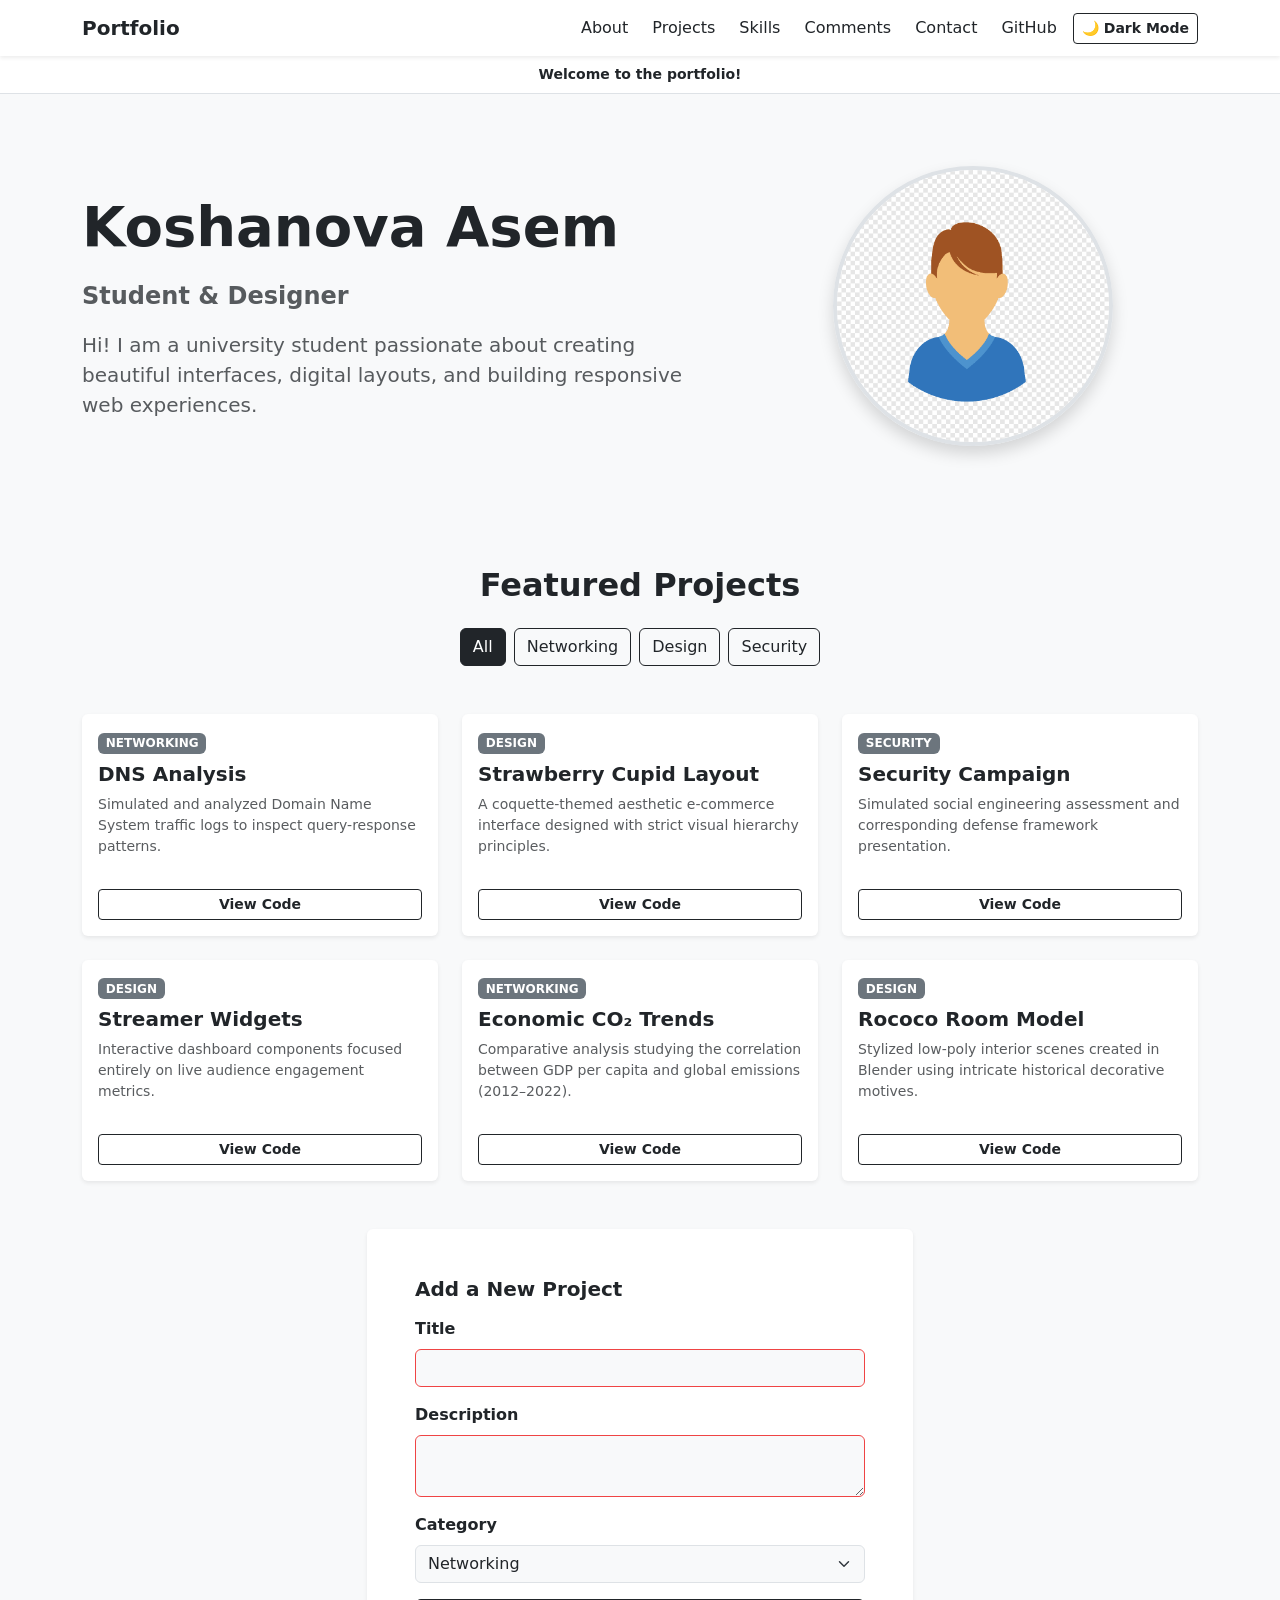
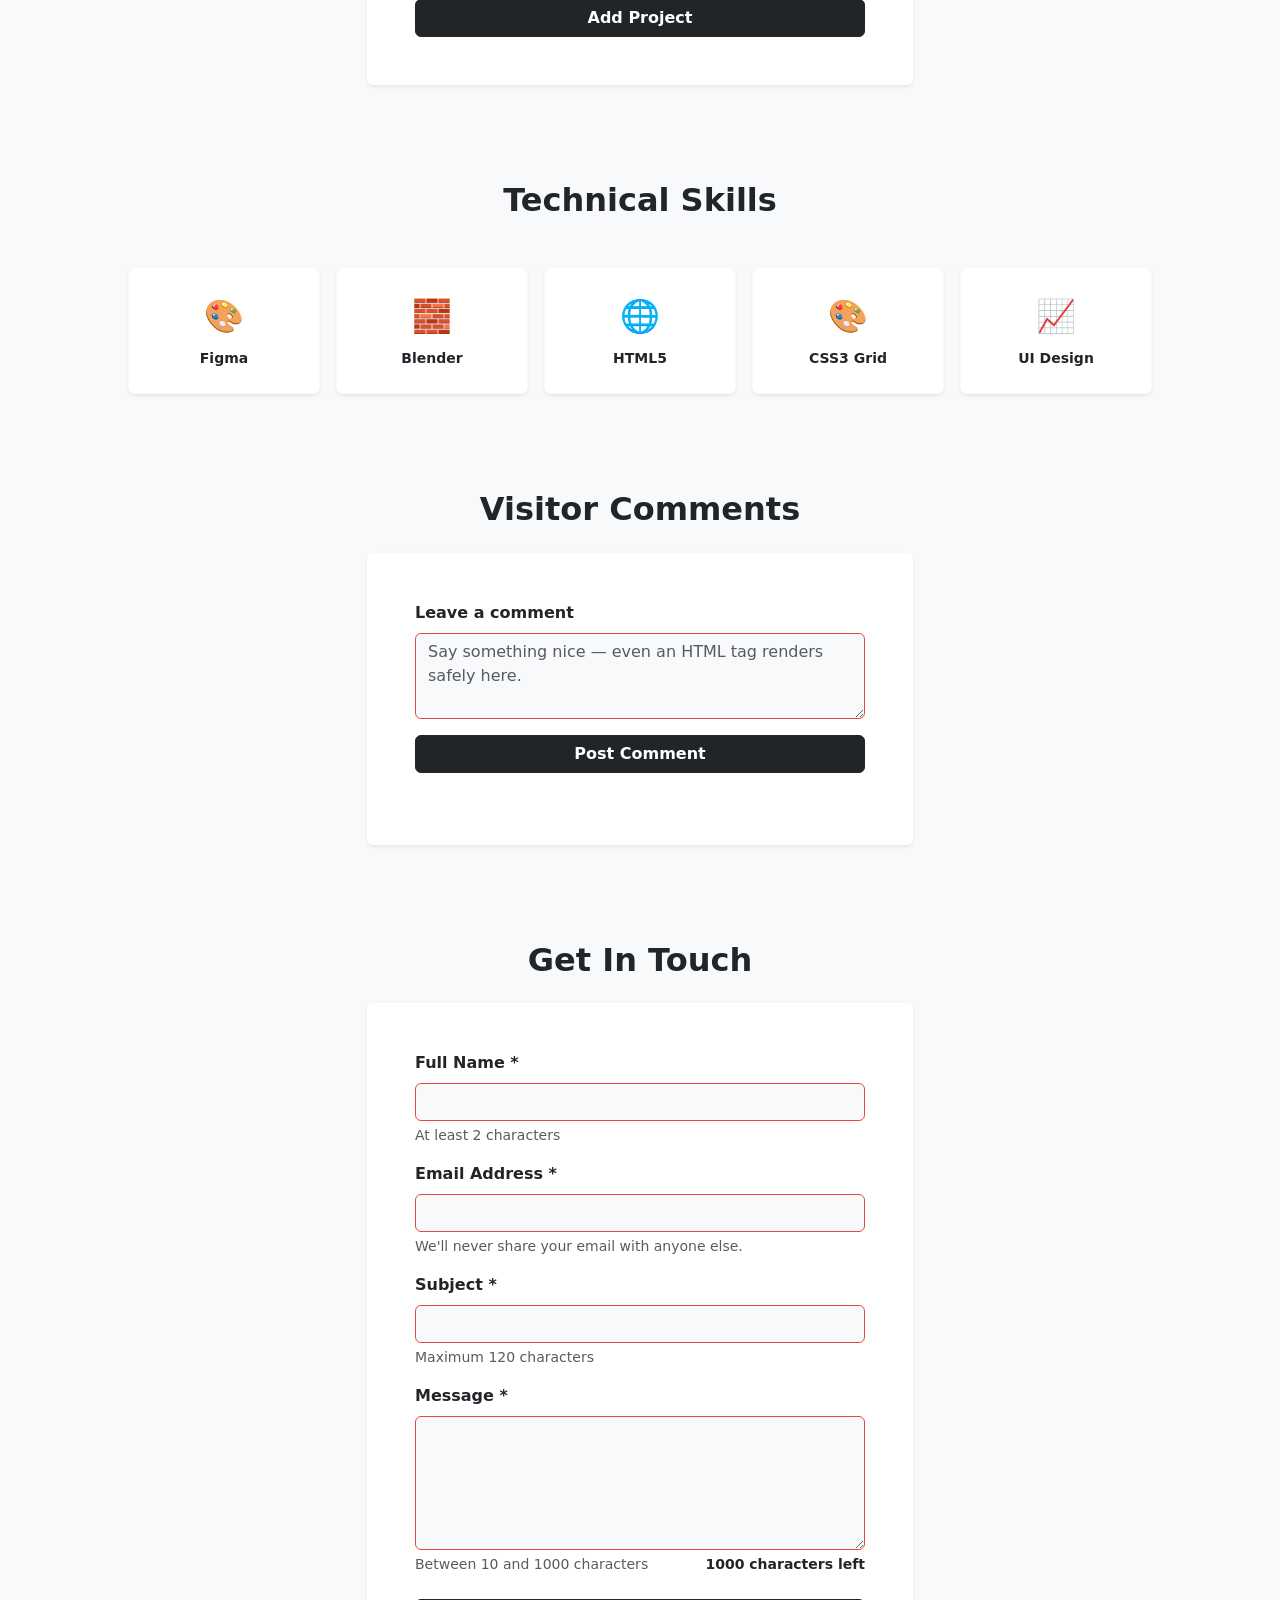
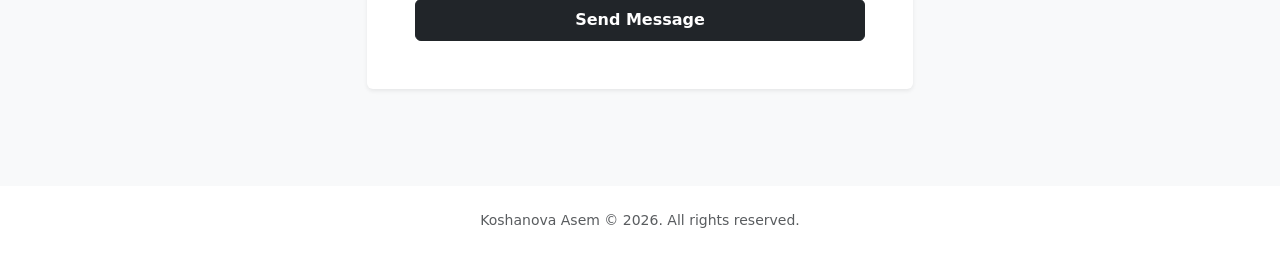
<file: Hw10/day2.html>
<!DOCTYPE html>
<html lang="en">
<head>
    <meta charset="UTF-8">
    <meta name="viewport" content="width=device-width, initial-scale=1.0">
    <title>Portfolio — Koshanova Asem</title>
    <link href="https://cdn.jsdelivr.net/npm/bootstrap@5.3.3/dist/css/bootstrap.min.css" rel="stylesheet">
    <link rel="stylesheet" href="style.css">
</head>
<body class="bg-light text-secondary">

    <header class="navbar navbar-expand-md navbar-light bg-white sticky-top shadow-sm">
        <div class="container">
            <a class="navbar-brand fw-bold text-dark" href="#">Portfolio</a>
            
            <div class="d-flex align-items-center order-md-last ms-2">
                <button id="theme-toggle" class="btn btn-outline-dark btn-sm fw-bold">🌙 Dark Mode</button>
            </div>

            <button class="navbar-toggler" type="button" data-bs-toggle="collapse" data-bs-target="#navbarNav">
                <span class="navbar-toggler-icon"></span>
            </button>
            
            <div class="collapse navbar-collapse" id="navbarNav">
                <ul class="navbar-nav ms-auto gap-2">
                    <li class="nav-item"><a class="nav-link fw-medium text-dark" href="#hero">About</a></li>
                    <li class="nav-item"><a class="nav-link fw-medium text-dark" href="#projects">Projects</a></li>
                    <li class="nav-item"><a class="nav-link fw-medium text-dark" href="#skills">Skills</a></li>
                    <li class="nav-item"><a class="nav-link fw-medium text-dark" href="#comments">Comments</a></li>
                    <li class="nav-item"><a class="nav-link fw-medium text-dark" href="#contact">Contact</a></li>
                    <li class="nav-item"><a class="nav-link fw-medium text-dark" href="https://github.com/asema-1216" target="_blank" rel="noopener">GitHub</a></li>
                </ul>
            </div>
        </div>
    </header>

    <div id="greeting" class="text-center py-2 small fw-semibold text-dark bg-white border-bottom"></div>

    <main class="container">
        
        <section id="hero" class="py-5 my-md-4">
            <div class="row align-items-center flex-column-reverse flex-md-row text-center text-md-start g-4">
                <div class="col-12 col-md-7">
                    <h1 class="display-4 fw-bold text-dark lh-sm mb-3">Koshanova Asem</h1>
                    <p class="fs-4 fw-semibold text-muted mb-3">Student & Designer</p>
                    <p class="lead text-muted mb-0">Hi! I am a university student passionate about creating beautiful interfaces, digital layouts, and building responsive web experiences.</p>
                </div>
                <div class="col-12 col-md-5 text-center">
                    <img src="avatar.png" alt="My Profile photo" class="img-fluid rounded-circle border border-4 shadow" style="width: 280px; height: 280px; object-fit: cover;">
                </div>
            </div>
        </section>

        <section id="projects" class="py-5">
            <h2 class="text-center fw-bold text-dark mb-4">Featured Projects</h2>
            
            <div class="d-flex justify-content-center gap-2 mb-5">
                <button class="btn btn-dark filter-btn" data-filter="all">All</button>
                <button class="btn btn-outline-dark filter-btn" data-filter="networking">Networking</button>
                <button class="btn btn-outline-dark filter-btn" data-filter="design">Design</button>
                <button class="btn btn-outline-dark filter-btn" data-filter="security">Security</button>
            </div>

            <div id="error-message" class="alert alert-danger text-center my-3 fw-bold" role="alert" hidden></div>
 
            <div class="row row-cols-1 row-cols-sm-2 row-cols-lg-3 g-4" id="projects-grid"></div>

            <div class="row justify-content-center mt-5">
                <div class="col-12 col-md-8 col-lg-6" style="max-width: 40rem;">
                    <div class="bg-white p-4 p-md-5 rounded shadow-sm">
                        <h5 class="fw-bold text-dark mb-3">Add a New Project</h5>
                        <form id="add-project-form" novalidate>
                            <div class="mb-3">
                                <label for="project-title" class="form-label fw-semibold text-dark">Title</label>
                                <input id="project-title" type="text" class="form-control bg-light" required minlength="2">
                            </div>
                            <div class="mb-3">
                                <label for="project-desc" class="form-label fw-semibold text-dark">Description</label>
                                <textarea id="project-desc" class="form-control bg-light" rows="2" required minlength="5"></textarea>
                            </div>
                            <div class="mb-3">
                                <label for="project-category" class="form-label fw-semibold text-dark">Category</label>
                                <select id="project-category" class="form-select bg-light">
                                    <option value="networking">Networking</option>
                                    <option value="design">Design</option>
                                    <option value="security">Security</option>
                                </select>
                            </div>
                            <button type="submit" class="btn btn-dark w-100 fw-bold">Add Project</button>
                        </form>
                    </div>
                </div>
            </div>
        </section>

        <section id="skills" class="py-5">
            <h2 class="text-center fw-bold text-dark mb-5">Technical Skills</h2>
            <div class="d-flex flex-wrap justify-content-center gap-3">
                <div class="d-flex flex-column align-items-center bg-white p-4 rounded shadow-sm border border-light text-center" style="min-width: 8rem; flex: 1 1 auto; max-width: 12rem;">
                    <div class="fs-2 mb-2">🎨</div>
                    <span class="fw-semibold text-dark small">Figma</span>
                </div>
                <div class="d-flex flex-column align-items-center bg-white p-4 rounded shadow-sm border border-light text-center" style="min-width: 8rem; flex: 1 1 auto; max-width: 12rem;">
                    <div class="fs-2 mb-2">🧱</div>
                    <span class="fw-semibold text-dark small">Blender</span>
                </div>
                <div class="d-flex flex-column align-items-center bg-white p-4 rounded shadow-sm border border-light text-center" style="min-width: 8rem; flex: 1 1 auto; max-width: 12rem;">
                    <div class="fs-2 mb-2">🌐</div>
                    <span class="fw-semibold text-dark small">HTML5</span>
                </div>
                <div class="d-flex flex-column align-items-center bg-white p-4 rounded shadow-sm border border-light text-center" style="min-width: 8rem; flex: 1 1 auto; max-width: 12rem;">
                    <div class="fs-2 mb-2">🎨</div>
                    <span class="fw-semibold text-dark small">CSS3 Grid</span>
                </div>
                <div class="d-flex flex-column align-items-center bg-white p-4 rounded shadow-sm border border-light text-center" style="min-width: 8rem; flex: 1 1 auto; max-width: 12rem;">
                    <div class="fs-2 mb-2">📈</div>
                    <span class="fw-semibold text-dark small">UI Design</span>
                </div>
            </div>
        </section>

        <section id="comments" class="py-5">
            <div class="row justify-content-center">
                <div class="col-12 col-md-8 col-lg-6" style="max-width: 40rem;">
                    <h2 class="text-center fw-bold text-dark mb-4">Visitor Comments</h2>
                    <div class="bg-white p-4 p-md-5 rounded shadow-sm">
                        <form id="comment-form" novalidate>
                            <div class="mb-3">
                                <label for="comment-input" class="form-label fw-semibold text-dark">Leave a comment</label>
                                <textarea id="comment-input" class="form-control bg-light" rows="3" required minlength="2" placeholder="Say something nice — even an HTML tag renders safely here."></textarea>
                            </div>
                            <button type="submit" class="btn btn-dark w-100 fw-bold">Post Comment</button>
                        </form>
                        <div id="comment-list" class="mt-4"></div>
                    </div>
                </div>
            </div>
        </section>

        <section id="contact" class="py-5">
            <div class="row justify-content-center">
                <div class="col-12 col-md-8 col-lg-6" style="max-width: 40rem;">
                    <h2 class="text-center fw-bold text-dark mb-4">Get In Touch</h2>
                    <div class="bg-white p-4 p-md-5 rounded shadow-sm">
                        
                        <form id="contact-form" method="POST" action="#" enctype="application/x-www-form-urlencoded" novalidate>
                            
                            <div class="mb-3">
                                <label for="name" class="form-label fw-semibold text-dark">Full Name <span aria-hidden="true">*</span></label>
                                <input id="name" name="name" type="text" class="form-control bg-light" required minlength="2" aria-required="true" aria-invalid="false" aria-describedby="name-hint name-error">
                                <div id="name-hint" class="form-text">At least 2 characters</div>
                                <span id="name-error" class="error-message" role="alert" hidden>Name is required and must be at least 2 characters.</span>
                            </div>

                            <div class="mb-3">
                                <label for="email" class="form-label fw-semibold text-dark">Email Address <span aria-hidden="true">*</span></label>
                                <input id="email" name="email" type="email" class="form-control bg-light" required aria-required="true" aria-invalid="false" aria-describedby="email-hint email-error">
                                <div id="email-hint" class="form-text">We'll never share your email with anyone else.</div>
                                <span id="email-error" class="error-message" role="alert" hidden>Please enter a valid email address.</span>
                            </div>

                            <div class="mb-3">
                                <label for="subject" class="form-label fw-semibold text-dark">Subject <span aria-hidden="true">*</span></label>
                                <input id="subject" name="subject" type="text" class="form-control bg-light" required maxlength="120" aria-required="true" aria-invalid="false" aria-describedby="subject-hint subject-error">
                                <div id="subject-hint" class="form-text">Maximum 120 characters</div>
                                <span id="subject-error" class="error-message" role="alert" hidden>Subject is required (max 120 characters).</span>
                            </div>

                            <div class="mb-4">
                                <label for="message" class="form-label fw-semibold text-dark">Message <span aria-hidden="true">*</span></label>
                                <textarea id="message" name="message" class="form-control bg-light" rows="5" required minlength="10" maxlength="1000" aria-required="true" aria-invalid="false" aria-describedby="message-hint message-error"></textarea>
                                <div class="d-flex justify-content-between mt-1">
                                    <div id="message-hint" class="form-text m-0">Between 10 and 1000 characters</div>
                                    <div id="char-counter" class="form-text m-0 fw-bold text-dark">1000 characters left</div>
                                </div>
                                <span id="message-error" class="error-message" role="alert" hidden>Your message must be between 10 and 1000 characters.</span>
                            </div>

                            <button type="submit" id="submit-btn" class="btn btn-dark w-100 fw-bold py-2">
                                <span id="btn-spinner" class="spinner-border spinner-border-sm me-2" role="status" aria-hidden="true" hidden></span>
                                <span id="btn-text">Send Message</span>
                            </button>
                        </form>

                    </div>
                </div>
            </div>
        </section>
        
    </main>

    <footer class="py-4 mt-5 border-top border-light text-center bg-white text-muted small">
        <p class="mb-0">Koshanova Asem &copy; 2026. All rights reserved.</p>
        <p id="last-updated" class="mb-0 mt-1"></p>
    </footer >

    <script src="https://cdn.jsdelivr.net/npm/bootstrap@5.3.3/dist/js/bootstrap.bundle.min.js"></script>
    <script src="script.js" defer></script>
</body>
</html>
</file>
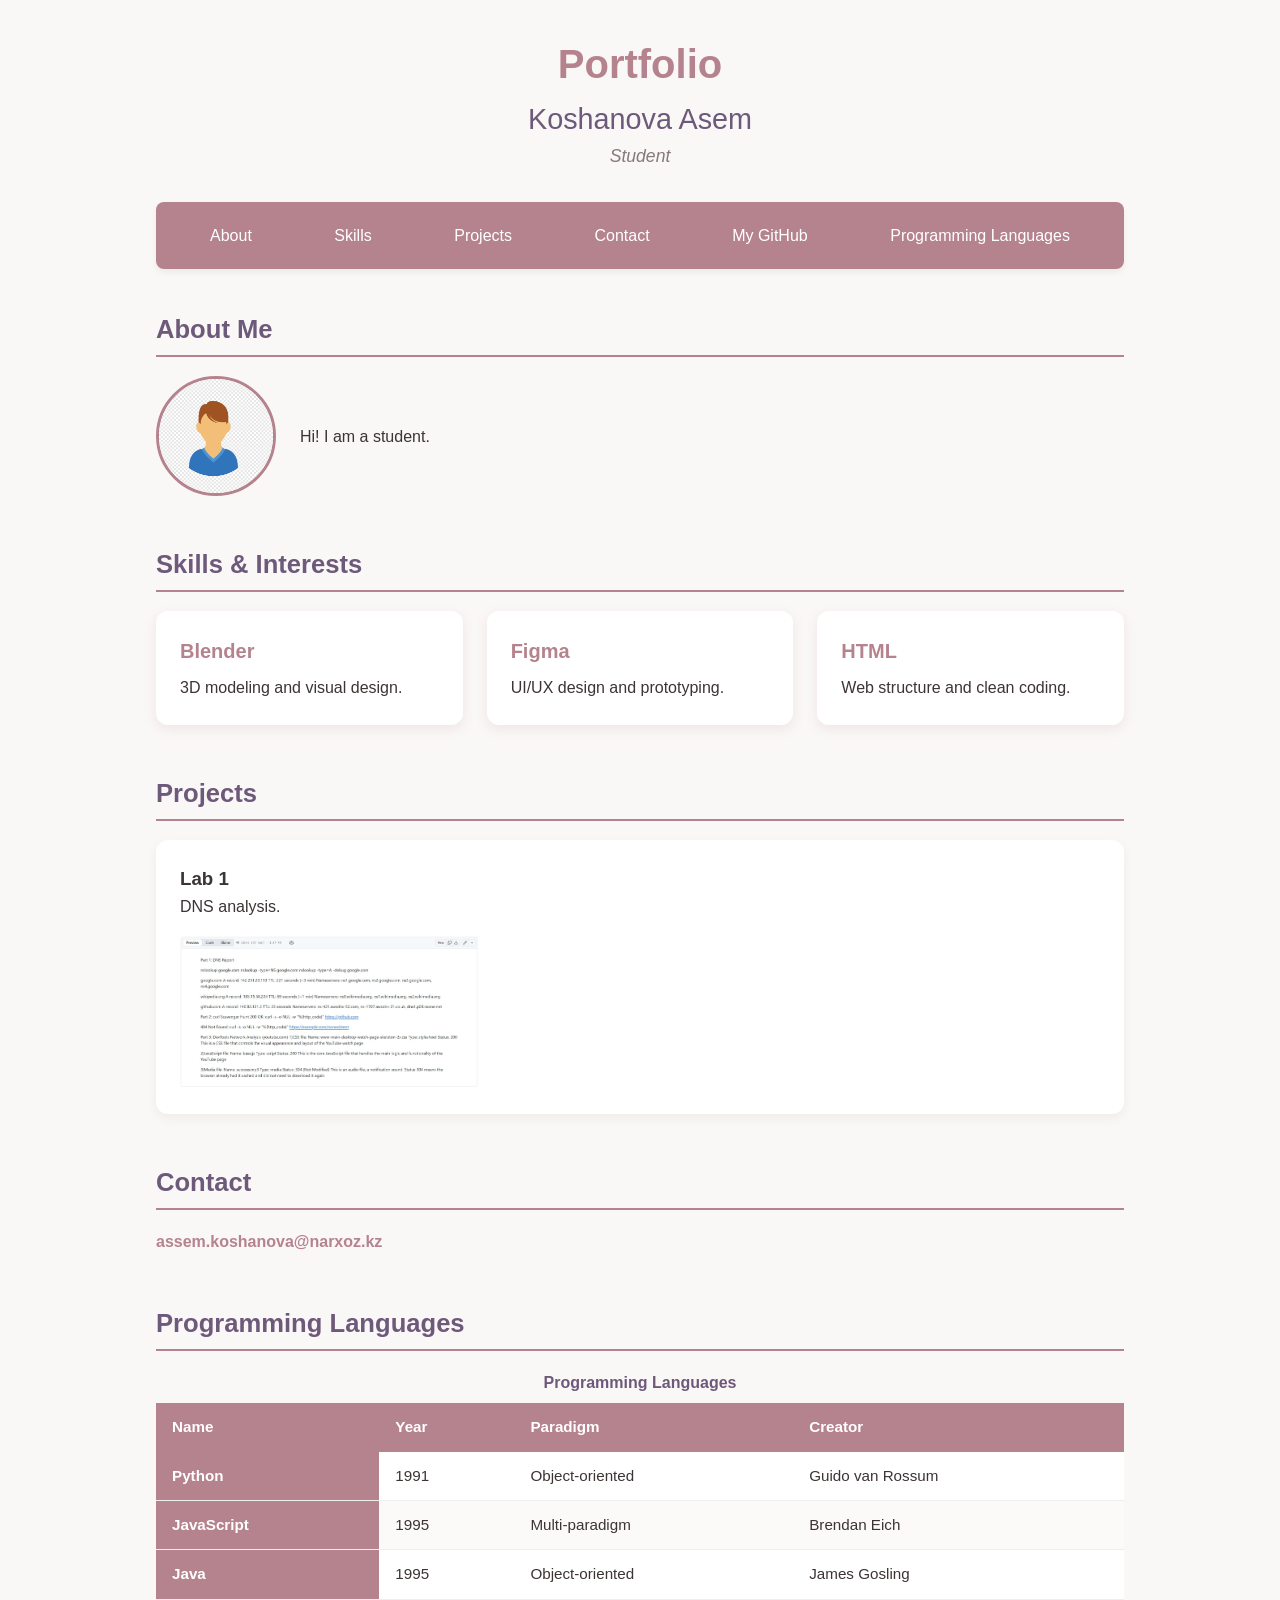
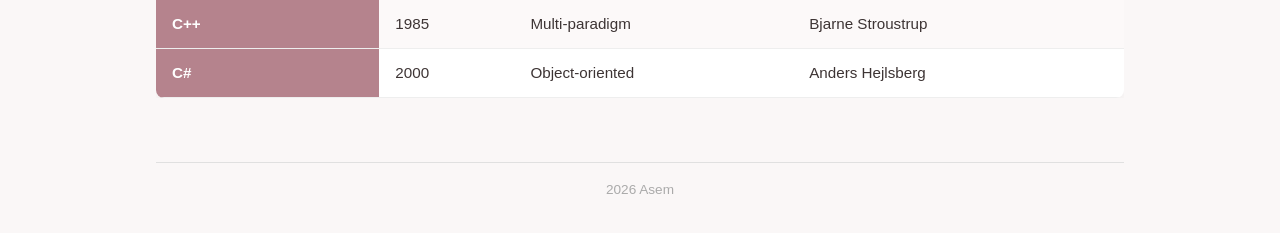
<file: Hw3/day2.html>
<!DOCTYPE html>
<html lang="en">
<head>
    <meta charset="UTF-8">
    <meta name="viewport" content="width=device-width, initial-scale=1.0">
    <title>Personal Portfolio Page</title>
    <link rel="stylesheet" href="style.css">
</head>
<body>
    <header>
        <h1>Portfolio</h1>
        <h2>Koshanova Asem</h2>
        <p class="subtitle">Student</p>
    </header>

    <nav>
        <a href="#about">About</a>
        <a href="#skills">Skills</a>
        <a href="#projects">Projects</a>
        <a href="#contact">Contact</a>
        <a href="https://github.com/asema-1216" target="_blank" rel="noopener">My GitHub</a>
        <a href="#table">Programming Languages</a>
    </nav>

    <main>
        <section id="about">
            <h2>About Me</h2>
            <div class="about-content">
                <img src="avatar.png" alt="My Profile photo" class="profile-img">
                <p>Hi! I am a student.</p>
            </div>
        </section>

        <section id="skills">
            <h2>Skills & Interests</h2>
            <div class="cards-grid">
                <div class="card">
                    <h3>Blender</h3>
                    <p>3D modeling and visual design.</p>
                </div>
                <div class="card">
                    <h3>Figma</h3>
                    <p>UI/UX design and prototyping.</p>
                </div>
                <div class="card">
                    <h3>HTML</h3>
                    <p>Web structure and clean coding.</p>
                </div>
            </div>
        </section>

        <section id="projects">
            <h2>Projects</h2>
            <div class="project-box">
                <h3>Lab 1</h3>
                <p>DNS analysis.</p>
                <img src="Lab1.jpg" alt="My project Screen" class="project-img">
            </div>
        </section>

        <section id="contact">
            <h2>Contact</h2>
            <p><a href="mailto:assem.koshanova@narxoz.kz" class="contact-link">assem.koshanova@narxoz.kz</a></p>
        </section>

        <section id="table">
            <h2>Programming Languages</h2>
            <div class="table-container">
                <table>
                    <caption>Programming Languages</caption>
                    <thead>
                        <tr>
                            <th>Name</th>
                            <th>Year</th>
                            <th>Paradigm</th>
                            <th>Creator</th>
                        </tr>
                    </thead>
                    <tbody>
                        <tr>
                            <th>Python</th>
                            <td>1991</td>
                            <td>Object-oriented</td>
                            <td>Guido van Rossum</td>
                        </tr>
                        <tr>
                            <th>JavaScript</th>
                            <td>1995</td>
                            <td>Multi-paradigm</td>
                            <td>Brendan Eich</td>
                        </tr>
                        <tr>
                            <th>Java</th>
                            <td>1995</td>
                            <td>Object-oriented</td>
                            <td>James Gosling</td>
                        </tr>
                        <tr>
                            <th>C++</th>
                            <td>1985</td>
                            <td>Multi-paradigm</td>
                            <td>Bjarne Stroustrup</td>
                        </tr>
                        <tr>
                            <th>C#</th>
                            <td>2000</td>
                            <td>Object-oriented</td>
                            <td>Anders Hejlsberg</td>
                        </tr>
                    </tbody>
                </table>
            </div>
        </section>
    </main>

    <footer>
        <p>2026 Asem</p>
    </footer>
</body>
</html>
</file>
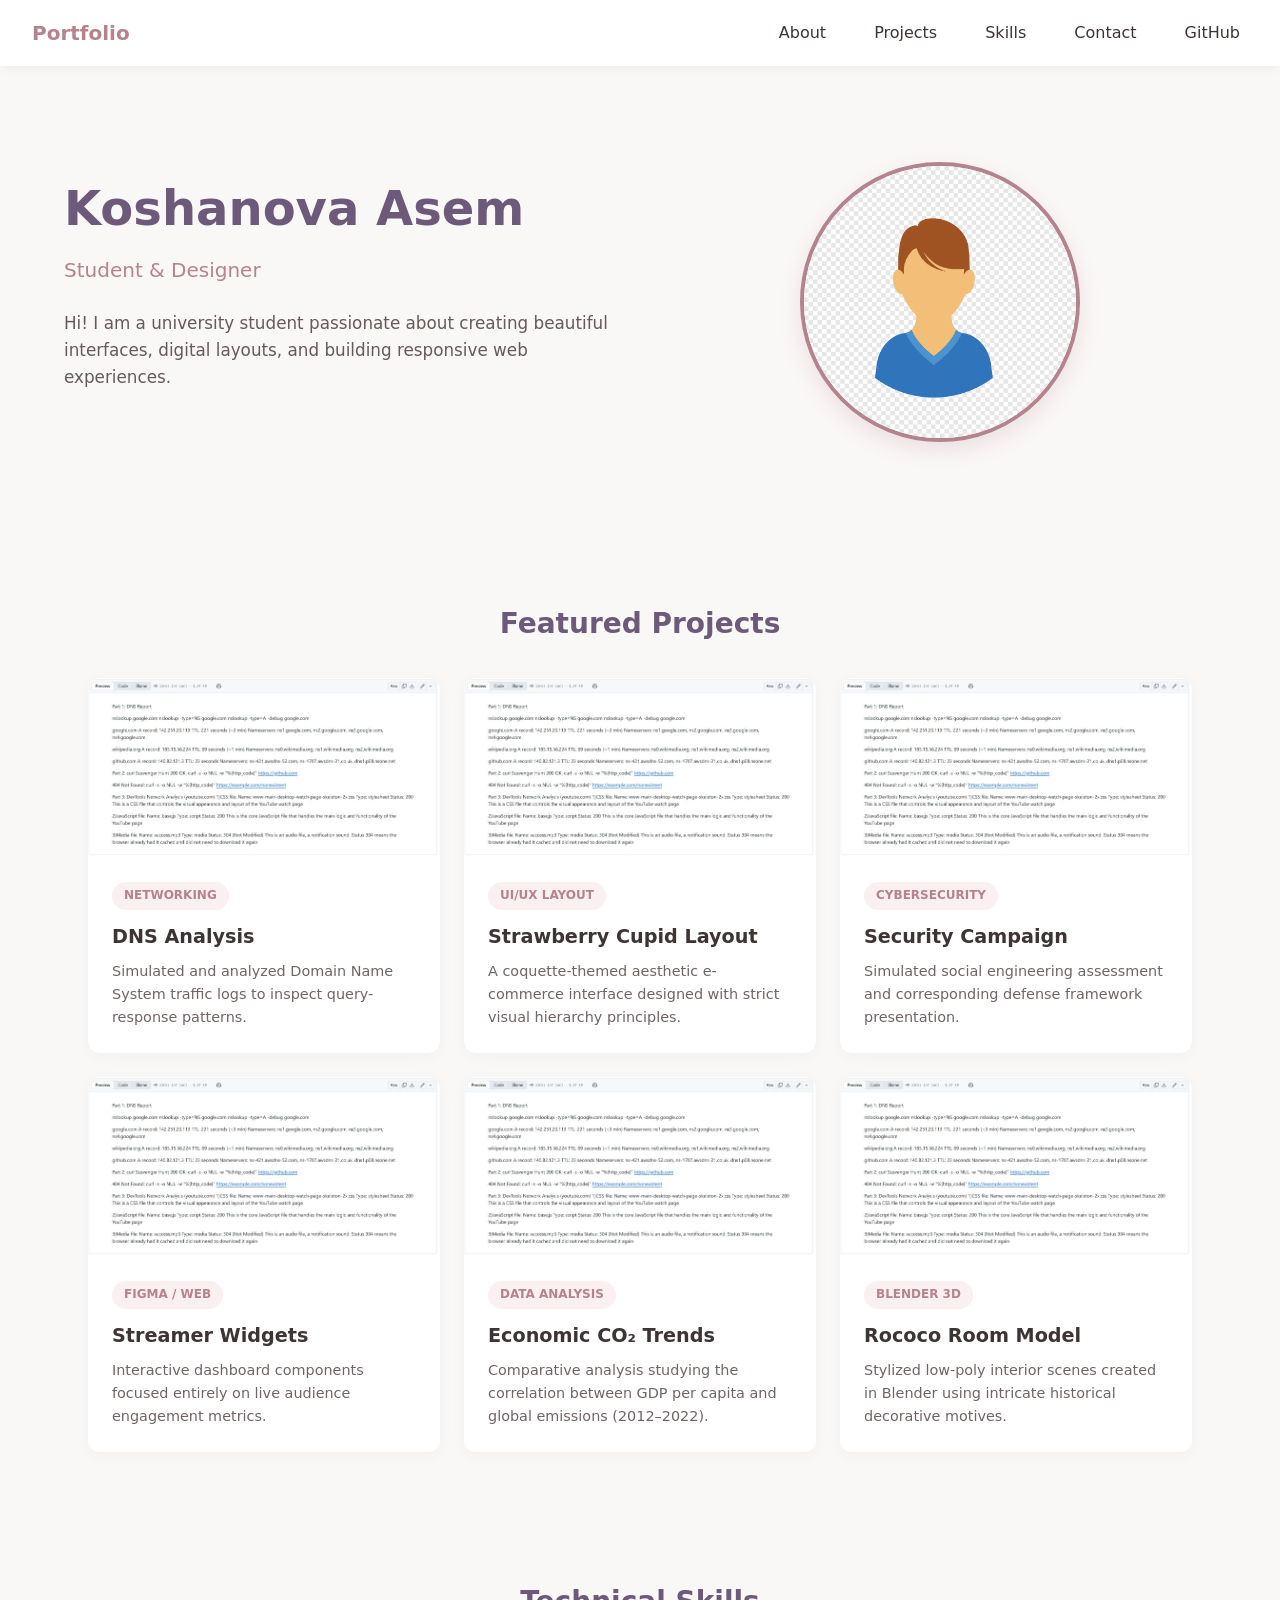
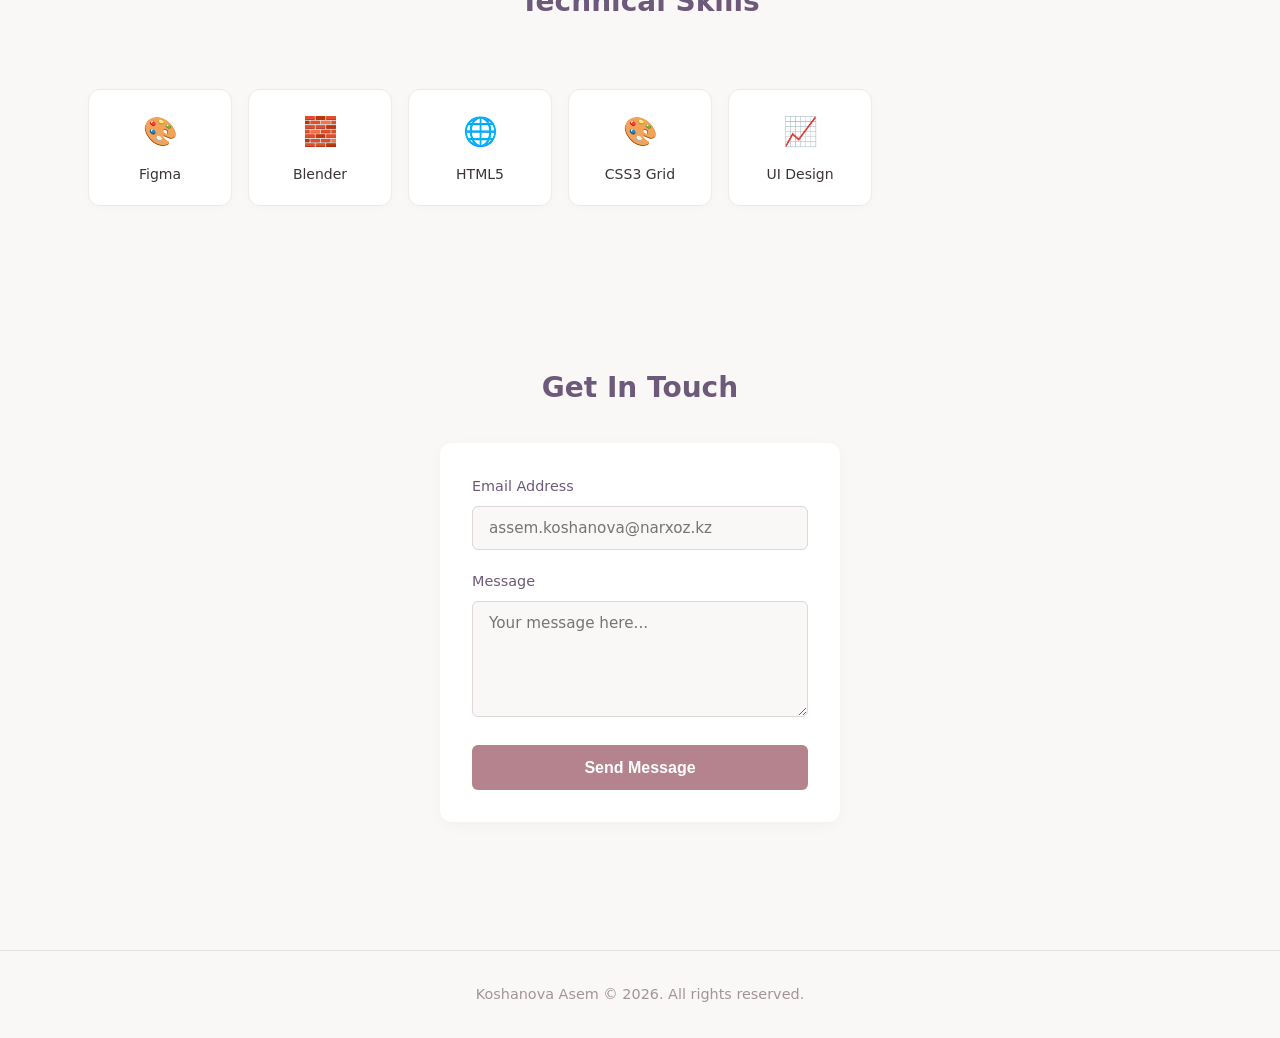
<file: Hw4/day2.html>
<!DOCTYPE html>
<html lang="en">
<head>
    <meta charset="UTF-8">
    <meta name="viewport" content="width=device-width, initial-scale=1.0">
    <title>Portfolio — Koshanova Asem</title>
    <link rel="stylesheet" href="style.css">
</head>
<body>

    <header class="site-header">
        <div class="logo">Portfolio</div>
        <nav class="nav-links">
            <a href="#hero">About</a>
            <a href="#projects">Projects</a>
            <a href="#skills">Skills</a>
            <a href="#contact">Contact</a>
            <a href="https://github.com/asema-1216" target="_blank" rel="noopener">GitHub</a>
        </nav>
    </header>

    <main>
        <section id="hero" class="hero">
            <div class="hero__content">
                <h1 class="hero__title">Koshanova Asem</h1>
                <p class="hero__subtitle">Student & Designer</p>
                <p class="hero__text">Hi! I am a university student passionate about creating beautiful interfaces, digital layouts, and building responsive web experiences.</p>
            </div>
            <img src="avatar.png" alt="My Profile photo" class="hero__photo">
        </section>

        <section id="projects" class="projects">
            <h2>Featured Projects</h2>
            <div class="projects__grid">
                
                <div class="project-card">
                    <img src="Lab1.jpg" alt="DNS Analysis" class="project-card__img">
                    <div class="project-card__content">
                        <span class="tag">Networking</span>
                        <h3>DNS Analysis</h3>
                        <p>Simulated and analyzed Domain Name System traffic logs to inspect query-response patterns.</p>
                    </div>
                </div>

                <div class="project-card">
                    <img src="Lab1.jpg" alt="Strawberry Cupid Palette" class="project-card__img">
                    <div class="project-card__content">
                        <span class="tag">UI/UX Layout</span>
                        <h3>Strawberry Cupid Layout</h3>
                        <p>A coquette-themed aesthetic e-commerce interface designed with strict visual hierarchy principles.</p>
                    </div>
                </div>

                <div class="project-card">
                    <img src="Lab1.jpg" alt="Social Engineering Defense" class="project-card__img">
                    <div class="project-card__content">
                        <span class="tag">Cybersecurity</span>
                        <h3>Security Campaign</h3>
                        <p>Simulated social engineering assessment and corresponding defense framework presentation.</p>
                    </div>
                </div>

                <div class="project-card">
                    <img src="Lab1.jpg" alt="Interactive Stream Widget" class="project-card__img">
                    <div class="project-card__content">
                        <span class="tag">Figma / Web</span>
                        <h3>Streamer Widgets</h3>
                        <p>Interactive dashboard components focused entirely on live audience engagement metrics.</p>
                    </div>
                </div>

                <div class="project-card">
                    <img src="Lab1.jpg" alt="GDP and CO2 Analytics" class="project-card__img">
                    <div class="project-card__content">
                        <span class="tag">Data Analysis</span>
                        <h3>Economic CO₂ Trends</h3>
                        <p>Comparative analysis studying the correlation between GDP per capita and global emissions (2012–2022).</p>
                    </div>
                </div>

                <div class="project-card">
                    <img src="Lab1.jpg" alt="3D Prop Modeling" class="project-card__img">
                    <div class="project-card__content">
                        <span class="tag">Blender 3D</span>
                        <h3>Rococo Room Model</h3>
                        <p>Stylized low-poly interior scenes created in Blender using intricate historical decorative motives.</p>
                    </div>
                </div>

            </div>
        </section>

        <section id="skills" class="skills">
            <h2>Technical Skills</h2>
            <div class="skills__grid">
                <div class="skill-item">
                    <div class="skill-icon">🎨</div>
                    <span class="skill-name">Figma</span>
                </div>
                <div class="skill-item">
                    <div class="skill-icon">🧱</div>
                    <span class="skill-name">Blender</span>
                </div>
                <div class="skill-item">
                    <div class="skill-icon">🌐</div>
                    <span class="skill-name">HTML5</span>
                </div>
                <div class="skill-item">
                    <div class="skill-icon">🎨</div>
                    <span class="skill-name">CSS3 Grid</span>
                </div>
                <div class="skill-item">
                    <div class="skill-icon">📈</div>
                    <span class="skill-name">UI Design</span>
                </div>
            </div>
        </section>

        <section id="contact" class="contact">
            <h2>Get In Touch</h2>
            <form class="contact-form" onsubmit="event.preventDefault();">
                <div class="form-group">
                    <label for="email">Email Address</label>
                    <input type="email" id="email" placeholder="assem.koshanova@narxoz.kz" required>
                </div>
                <div class="form-group">
                    <label for="message">Message</label>
                    <textarea id="message" rows="5" placeholder="Your message here..." required></textarea>
                </div>
                <button type="submit" class="submit-btn">Send Message</button>
            </form>
        </section>
    </main>

    <!-- Footer -->
    <footer class="site-footer">
        <p>Koshanova Asem &copy; 2026. All rights reserved.</p>
    </footer>

</body>
</html>
</file>
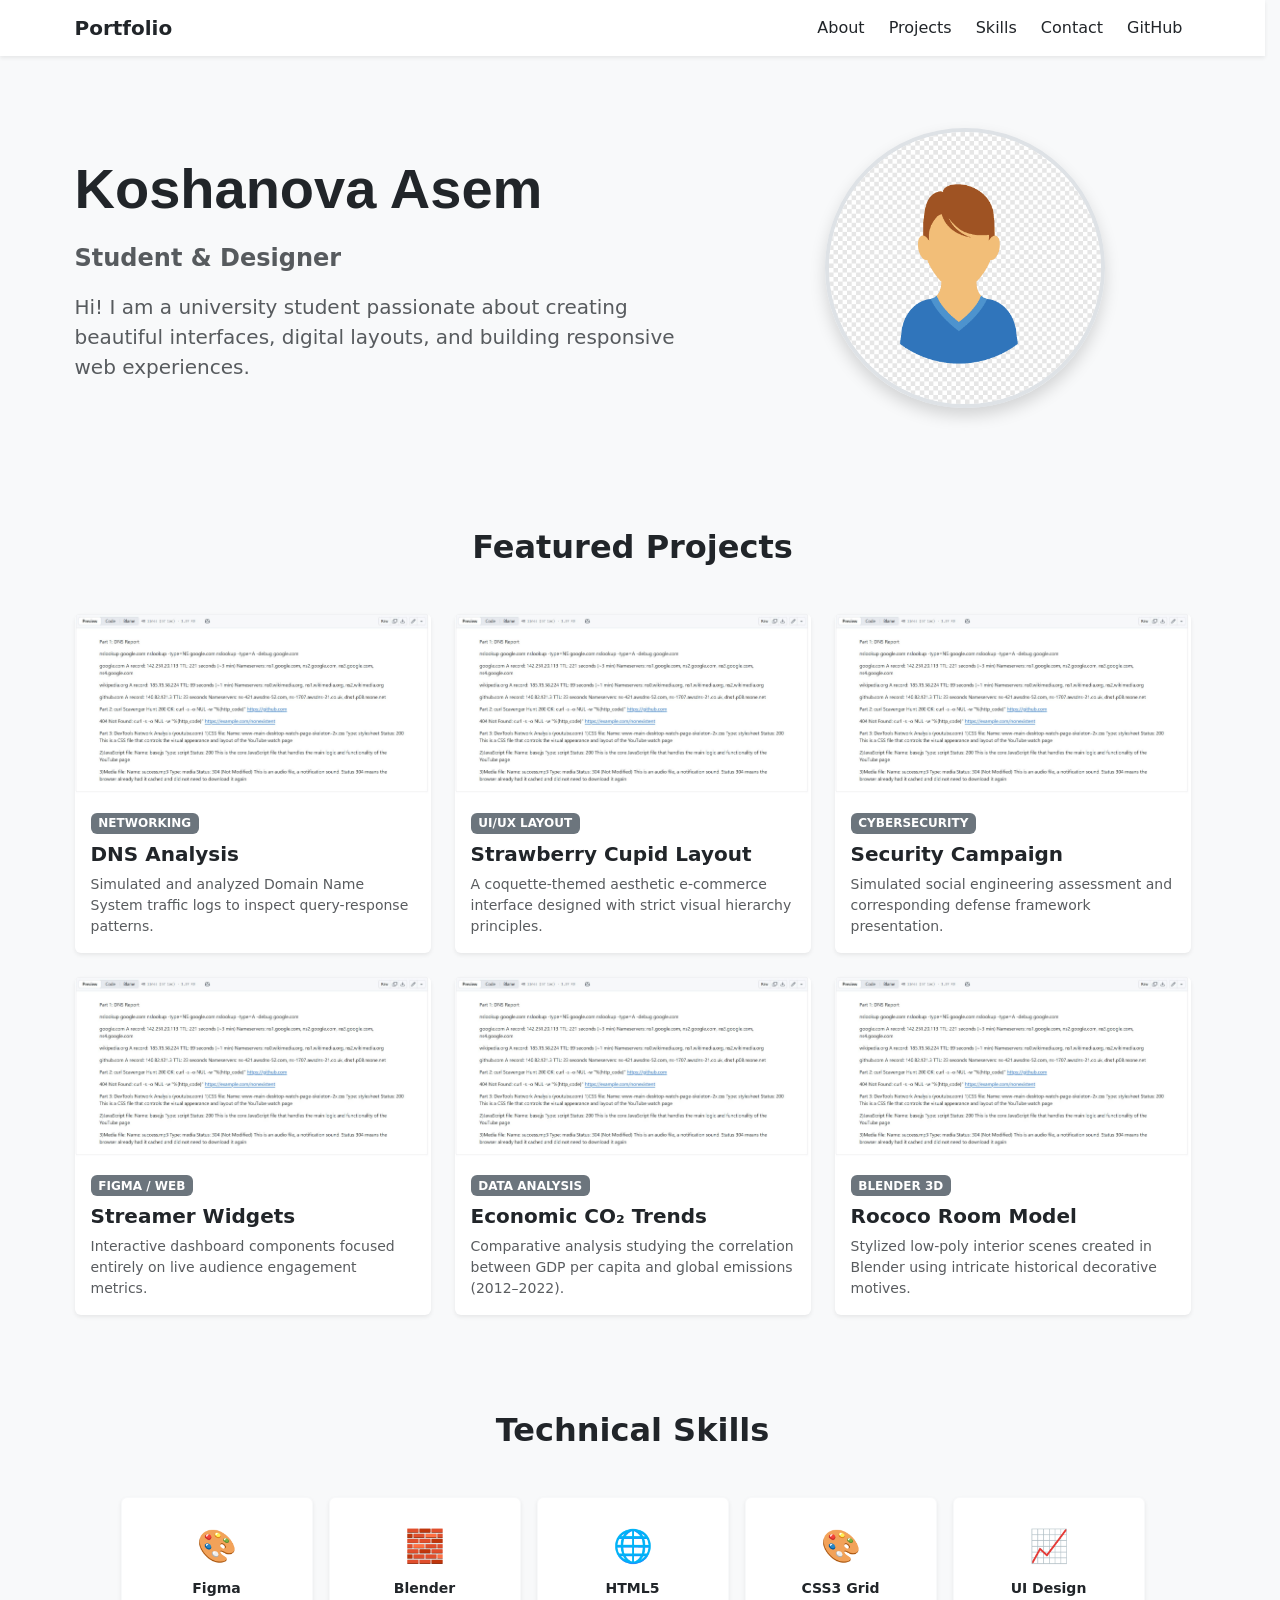
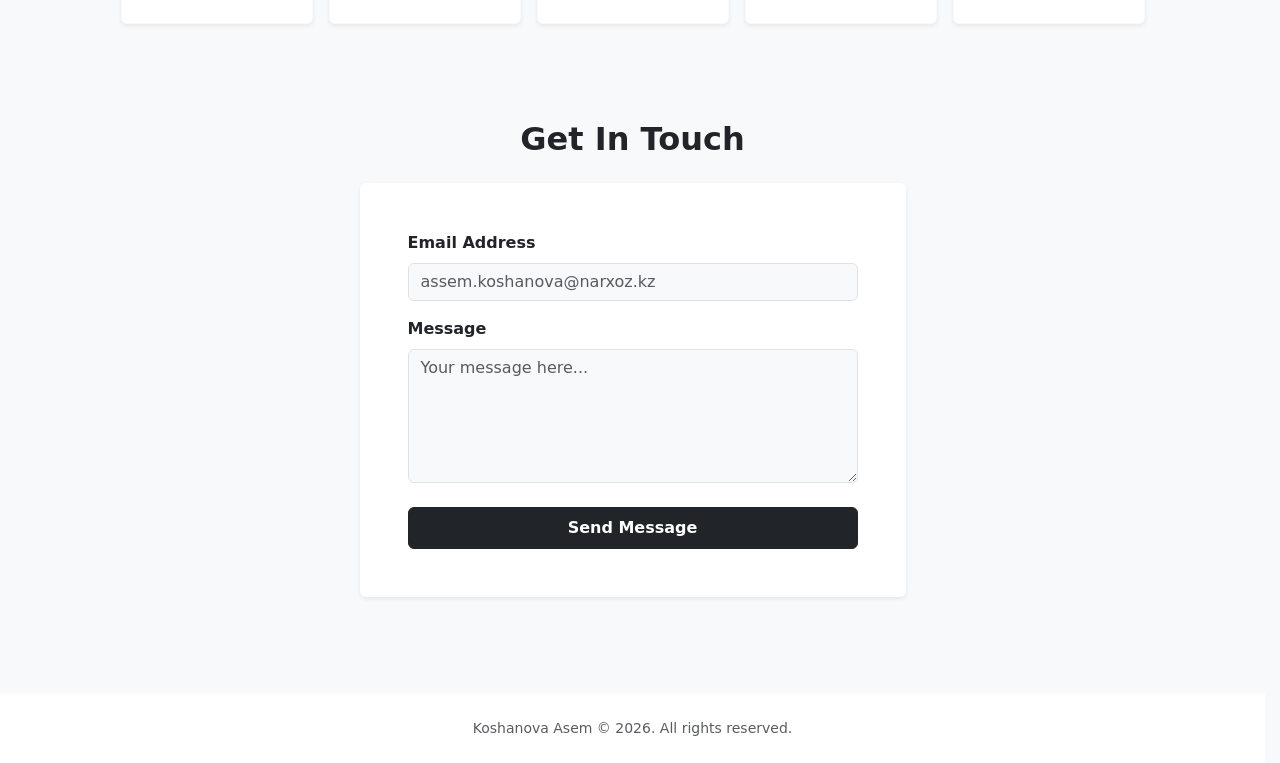
<file: Hw5/day2.html>
<!DOCTYPE html>
<html lang="en">
<head>
    <meta charset="UTF-8">
    <meta name="viewport" content="width=device-width, initial-scale=1.0">
    <title>Portfolio — Koshanova Asem</title>
    <link href="bootstrap.min.css" rel="stylesheet">
    <link href="https://cdn.jsdelivr.net/npm/bootstrap@5.3.3/dist/css/bootstrap.min.css" rel="stylesheet">
</head>
<body class="bg-light text-secondary">

    <header class="navbar navbar-expand-md navbar-light bg-white sticky-top shadow-sm">
        <div class="container">
            <a class="navbar-brand fw-bold text-dark" href="#">Portfolio</a>
            <button class="navbar-toggler" type="button" data-bs-toggle="collapse" data-bs-target="#navbarNav">
                <span class="navbar-toggler-icon"></span>
            </button>
            <div class="collapse navbar-collapse" id="navbarNav">
                <ul class="navbar-nav ms-auto gap-2">
                    <li class="nav-item"><a class="nav-link fw-medium text-dark" href="#hero">About</a></li>
                    <li class="nav-item"><a class="nav-link fw-medium text-dark" href="#projects">Projects</a></li>
                    <li class="nav-item"><a class="nav-link fw-medium text-dark" href="#skills">Skills</a></li>
                    <li class="nav-item"><a class="nav-link fw-medium text-dark" href="#contact">Contact</a></li>
                    <li class="nav-item"><a class="nav-link fw-medium text-dark" href="https://github.com/asema-1216" target="_blank" rel="noopener">GitHub</a></li>
                </ul>
            </div>
        </div>
    </header>

    <main class="container">
        
        <section id="hero" class="py-5 my-md-4">
            <div class="row align-items-center flex-column-reverse flex-md-row text-center text-md-start g-4">
                <div class="col-12 col-md-7">
                    <h1 class="display-4 fw-bold text-dark lh-sm mb-3">Koshanova Asem</h1>
                    <p class="fs-4 fw-semibold text-muted mb-3">Student & Designer</p>
                    <p class="lead text-muted mb-0">Hi! I am a university student passionate about creating beautiful interfaces, digital layouts, and building responsive web experiences.</p>
                </div>
                <div class="col-12 col-md-5 text-center">
                    <img src="avatar.png" alt="My Profile photo" class="img-fluid rounded-circle border border-4 shadow" style="width: 280px; height: 280px; object-fit: cover;">
                </div>
            </div>
        </section>

        <section id="projects" class="py-5">
            <h2 class="text-center fw-bold text-dark mb-5">Featured Projects</h2>
            <div class="row row-cols-1 row-cols-sm-2 row-cols-lg-3 g-4">
                
                <div class="col">
                    <div class="card h-100 border-0 shadow-sm">
                        <img src="Lab1.jpg" alt="DNS Analysis" class="card-img-top" style="height: 180px; object-fit: cover;">
                        <div class="card-body d-flex flex-column">
                            <div><span class="badge bg-secondary mb-2 text-uppercase">Networking</span></div>
                            <h5 class="card-title text-dark fw-bold">DNS Analysis</h5>
                            <p class="card-text text-muted small">Simulated and analyzed Domain Name System traffic logs to inspect query-response patterns.</p>
                        </div>
                    </div>
                </div>

                <div class="col">
                    <div class="card h-100 border-0 shadow-sm">
                        <img src="Lab1.jpg" alt="Strawberry Cupid Palette" class="card-img-top" style="height: 180px; object-fit: cover;">
                        <div class="card-body d-flex flex-column">
                            <div><span class="badge bg-secondary mb-2 text-uppercase">UI/UX Layout</span></div>
                            <h5 class="card-title text-dark fw-bold">Strawberry Cupid Layout</h5>
                            <p class="card-text text-muted small">A coquette-themed aesthetic e-commerce interface designed with strict visual hierarchy principles.</p>
                        </div>
                    </div>
                </div>

                <div class="col">
                    <div class="card h-100 border-0 shadow-sm">
                        <img src="Lab1.jpg" alt="Social Engineering Defense" class="card-img-top" style="height: 180px; object-fit: cover;">
                        <div class="card-body d-flex flex-column">
                            <div><span class="badge bg-secondary mb-2 text-uppercase">Cybersecurity</span></div>
                            <h5 class="card-title text-dark fw-bold">Security Campaign</h5>
                            <p class="card-text text-muted small">Simulated social engineering assessment and corresponding defense framework presentation.</p>
                        </div>
                    </div>
                </div>

                <div class="col">
                    <div class="card h-100 border-0 shadow-sm">
                        <img src="Lab1.jpg" alt="Interactive Stream Widget" class="card-img-top" style="height: 180px; object-fit: cover;">
                        <div class="card-body d-flex flex-column">
                            <div><span class="badge bg-secondary mb-2 text-uppercase">Figma / Web</span></div>
                            <h5 class="card-title text-dark fw-bold">Streamer Widgets</h5>
                            <p class="card-text text-muted small">Interactive dashboard components focused entirely on live audience engagement metrics.</p>
                        </div>
                    </div>
                </div>

                <div class="col">
                    <div class="card h-100 border-0 shadow-sm">
                        <img src="Lab1.jpg" alt="GDP and CO2 Analytics" class="card-img-top" style="height: 180px; object-fit: cover;">
                        <div class="card-body d-flex flex-column">
                            <div><span class="badge bg-secondary mb-2 text-uppercase">Data Analysis</span></div>
                            <h5 class="card-title text-dark fw-bold">Economic CO₂ Trends</h5>
                            <p class="card-text text-muted small">Comparative analysis studying the correlation between GDP per capita and global emissions (2012–2022).</p>
                        </div>
                    </div>
                </div>

                <div class="col">
                    <div class="card h-100 border-0 shadow-sm">
                        <img src="Lab1.jpg" alt="3D Prop Modeling" class="card-img-top" style="height: 180px; object-fit: cover;">
                        <div class="card-body d-flex flex-column">
                            <div><span class="badge bg-secondary mb-2 text-uppercase">Blender 3D</span></div>
                            <h5 class="card-title text-dark fw-bold">Rococo Room Model</h5>
                            <p class="card-text text-muted small">Stylized low-poly interior scenes created in Blender using intricate historical decorative motives.</p>
                        </div>
                    </div>
                </div>

            </div>
        </section>

        <section id="skills" class="py-5">
            <h2 class="text-center fw-bold text-dark mb-5">Technical Skills</h2>
            <div class="d-flex flex-wrap justify-content-center gap-3">
                <div class="d-flex flex-column align-items-center bg-white p-4 rounded shadow-sm border border-light text-center" style="min-width: 8rem; flex: 1 1 auto; max-width: 12rem;">
                    <div class="fs-2 mb-2">🎨</div>
                    <span class="fw-semibold text-dark small">Figma</span>
                </div>
                <div class="d-flex flex-column align-items-center bg-white p-4 rounded shadow-sm border border-light text-center" style="min-width: 8rem; flex: 1 1 auto; max-width: 12rem;">
                    <div class="fs-2 mb-2">🧱</div>
                    <span class="fw-semibold text-dark small">Blender</span>
                </div>
                <div class="d-flex flex-column align-items-center bg-white p-4 rounded shadow-sm border border-light text-center" style="min-width: 8rem; flex: 1 1 auto; max-width: 12rem;">
                    <div class="fs-2 mb-2">🌐</div>
                    <span class="fw-semibold text-dark small">HTML5</span>
                </div>
                <div class="d-flex flex-column align-items-center bg-white p-4 rounded shadow-sm border border-light text-center" style="min-width: 8rem; flex: 1 1 auto; max-width: 12rem;">
                    <div class="fs-2 mb-2">🎨</div>
                    <span class="fw-semibold text-dark small">CSS3 Grid</span>
                </div>
                <div class="d-flex flex-column align-items-center bg-white p-4 rounded shadow-sm border border-light text-center" style="min-width: 8rem; flex: 1 1 auto; max-width: 12rem;">
                    <div class="fs-2 mb-2">📈</div>
                    <span class="fw-semibold text-dark small">UI Design</span>
                </div>
            </div>
        </section>

        <section id="contact" class="py-5">
            <div class="row justify-content-center">
                <div class="col-12 col-md-8 col-lg-6" style="max-width: 40rem;">
                    <h2 class="text-center fw-bold text-dark mb-4">Get In Touch</h2>
                    <div class="bg-white p-4 p-md-5 rounded shadow-sm">
                        <form onsubmit="event.preventDefault();">
                            <div class="mb-3">
                                <label for="email" class="form-label fw-semibold text-dark">Email Address</label>
                                <input type="email" id="email" class="form-control bg-light" placeholder="assem.koshanova@narxoz.kz" required>
                            </div>
                            <div class="mb-4">
                                <label for="message" class="form-label fw-semibold text-dark">Message</label>
                                <textarea id="message" class="form-control bg-light" rows="5" placeholder="Your message here..." required></textarea>
                            </div>
                            <button type="submit" class="btn btn-dark w-100 fw-bold py-2">Send Message</button>
                        </form>
                    </div>
                </div>
            </div>
        </section>
        
    </main>

    <footer class="py-4 mt-5 border-top border-light text-center bg-white text-muted small">
        <p class="mb-0">Koshanova Asem &copy; 2026. All rights reserved.</p>
    </footer>

    <script src="https://cdn.jsdelivr.net/npm/bootstrap@5.3.3/dist/js/bootstrap.bundle.min.js"></script>
</body>
</html>
</file>
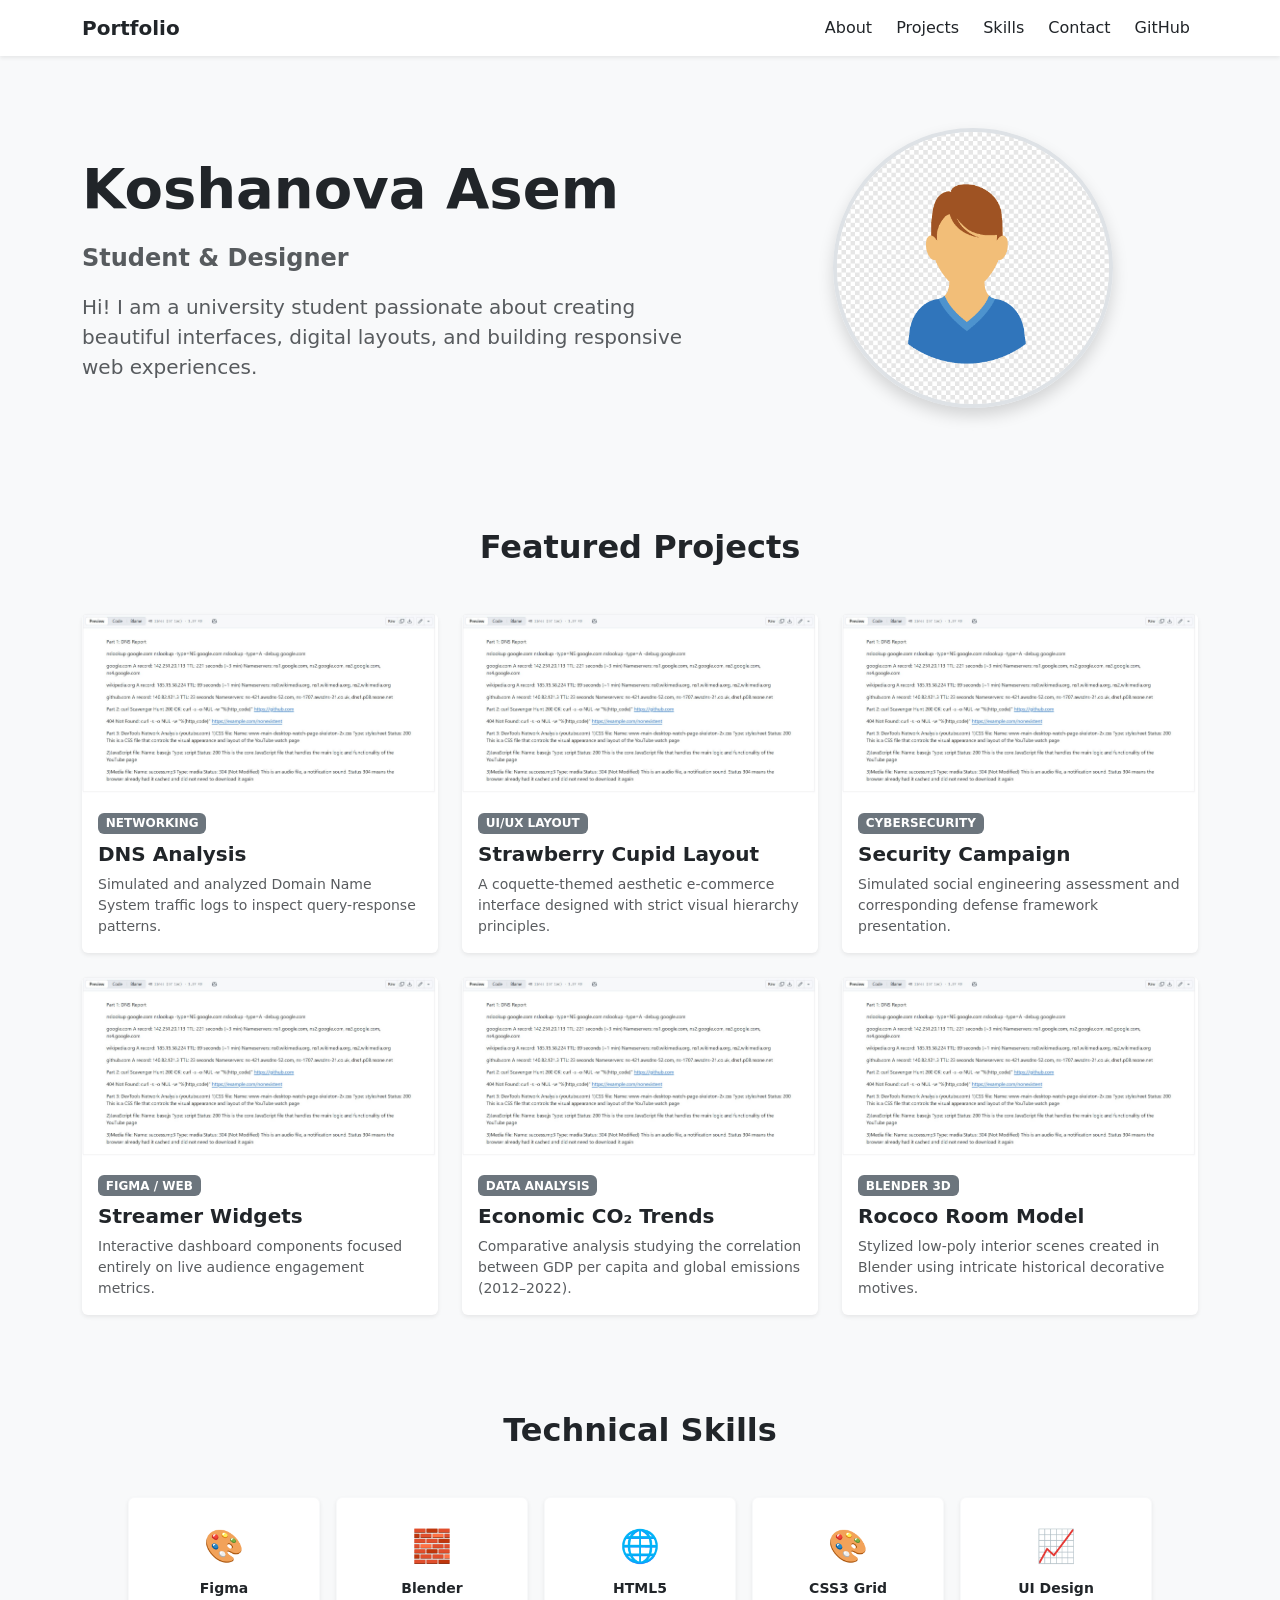
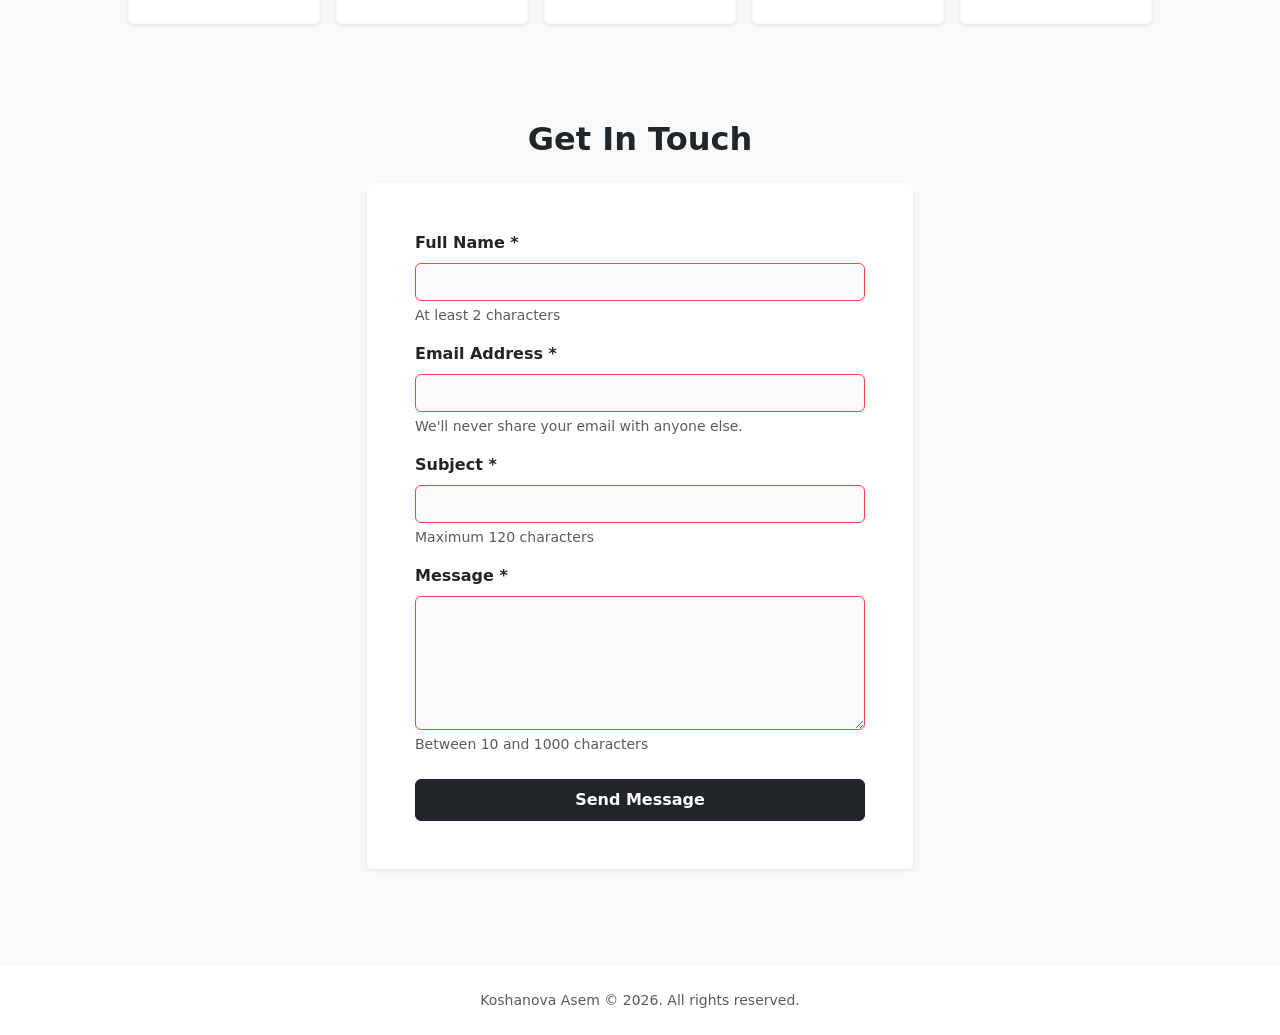
<file: Hw6/day2.html>
<!DOCTYPE html>
<html lang="en">
<head>
    <meta charset="UTF-8">
    <meta name="viewport" content="width=device-width, initial-scale=1.0">
    <title>Portfolio — Koshanova Asem</title>
    <link href="https://cdn.jsdelivr.net/npm/bootstrap@5.3.3/dist/css/bootstrap.min.css" rel="stylesheet">
    <link rel="stylesheet" href="style.css">
</head>
<body class="bg-light text-secondary">

    <header class="navbar navbar-expand-md navbar-light bg-white sticky-top shadow-sm">
        <div class="container">
            <a class="navbar-brand fw-bold text-dark" href="#">Portfolio</a>
            <button class="navbar-toggler" type="button" data-bs-toggle="collapse" data-bs-target="#navbarNav">
                <span class="navbar-toggler-icon"></span>
            </button>
            <div class="collapse navbar-collapse" id="navbarNav">
                <ul class="navbar-nav ms-auto gap-2">
                    <li class="nav-item"><a class="nav-link fw-medium text-dark" href="#hero">About</a></li>
                    <li class="nav-item"><a class="nav-link fw-medium text-dark" href="#projects">Projects</a></li>
                    <li class="nav-item"><a class="nav-link fw-medium text-dark" href="#skills">Skills</a></li>
                    <li class="nav-item"><a class="nav-link fw-medium text-dark" href="#contact">Contact</a></li>
                    <li class="nav-item"><a class="nav-link fw-medium text-dark" href="https://github.com/asema-1216" target="_blank" rel="noopener">GitHub</a></li>
                </ul>
            </div>
        </div>
    </header>

    <main class="container">
        
        <section id="hero" class="py-5 my-md-4">
            <div class="row align-items-center flex-column-reverse flex-md-row text-center text-md-start g-4">
                <div class="col-12 col-md-7">
                    <h1 class="display-4 fw-bold text-dark lh-sm mb-3">Koshanova Asem</h1>
                    <p class="fs-4 fw-semibold text-muted mb-3">Student & Designer</p>
                    <p class="lead text-muted mb-0">Hi! I am a university student passionate about creating beautiful interfaces, digital layouts, and building responsive web experiences.</p>
                </div>
                <div class="col-12 col-md-5 text-center">
                    <img src="avatar.png" alt="My Profile photo" class="img-fluid rounded-circle border border-4 shadow" style="width: 280px; height: 280px; object-fit: cover;">
                </div>
            </div>
        </section>

        <section id="projects" class="py-5">
            <h2 class="text-center fw-bold text-dark mb-5">Featured Projects</h2>
            <div class="row row-cols-1 row-cols-sm-2 row-cols-lg-3 g-4">
                
                <div class="col">
                    <div class="card h-100 border-0 shadow-sm">
                        <img src="Lab1.jpg" alt="DNS Analysis" class="card-img-top" style="height: 180px; object-fit: cover;">
                        <div class="card-body d-flex flex-column">
                            <div><span class="badge bg-secondary mb-2 text-uppercase">Networking</span></div>
                            <h5 class="card-title text-dark fw-bold">DNS Analysis</h5>
                            <p class="card-text text-muted small">Simulated and analyzed Domain Name System traffic logs to inspect query-response patterns.</p>
                        </div>
                    </div>
                </div>

                <div class="col">
                    <div class="card h-100 border-0 shadow-sm">
                        <img src="Lab1.jpg" alt="Strawberry Cupid Palette" class="card-img-top" style="height: 180px; object-fit: cover;">
                        <div class="card-body d-flex flex-column">
                            <div><span class="badge bg-secondary mb-2 text-uppercase">UI/UX Layout</span></div>
                            <h5 class="card-title text-dark fw-bold">Strawberry Cupid Layout</h5>
                            <p class="card-text text-muted small">A coquette-themed aesthetic e-commerce interface designed with strict visual hierarchy principles.</p>
                        </div>
                    </div>
                </div>

                <div class="col">
                    <div class="card h-100 border-0 shadow-sm">
                        <img src="Lab1.jpg" alt="Social Engineering Defense" class="card-img-top" style="height: 180px; object-fit: cover;">
                        <div class="card-body d-flex flex-column">
                            <div><span class="badge bg-secondary mb-2 text-uppercase">Cybersecurity</span></div>
                            <h5 class="card-title text-dark fw-bold">Security Campaign</h5>
                            <p class="card-text text-muted small">Simulated social engineering assessment and corresponding defense framework presentation.</p>
                        </div>
                    </div>
                </div>

                <div class="col">
                    <div class="card h-100 border-0 shadow-sm">
                        <img src="Lab1.jpg" alt="Interactive Stream Widget" class="card-img-top" style="height: 180px; object-fit: cover;">
                        <div class="card-body d-flex flex-column">
                            <div><span class="badge bg-secondary mb-2 text-uppercase">Figma / Web</span></div>
                            <h5 class="card-title text-dark fw-bold">Streamer Widgets</h5>
                            <p class="card-text text-muted small">Interactive dashboard components focused entirely on live audience engagement metrics.</p>
                        </div>
                    </div>
                </div>

                <div class="col">
                    <div class="card h-100 border-0 shadow-sm">
                        <img src="Lab1.jpg" alt="GDP and CO2 Analytics" class="card-img-top" style="height: 180px; object-fit: cover;">
                        <div class="card-body d-flex flex-column">
                            <div><span class="badge bg-secondary mb-2 text-uppercase">Data Analysis</span></div>
                            <h5 class="card-title text-dark fw-bold">Economic CO₂ Trends</h5>
                            <p class="card-text text-muted small">Comparative analysis studying the correlation between GDP per capita and global emissions (2012–2022).</p>
                        </div>
                    </div>
                </div>

                <div class="col">
                    <div class="card h-100 border-0 shadow-sm">
                        <img src="Lab1.jpg" alt="3D Prop Modeling" class="card-img-top" style="height: 180px; object-fit: cover;">
                        <div class="card-body d-flex flex-column">
                            <div><span class="badge bg-secondary mb-2 text-uppercase">Blender 3D</span></div>
                            <h5 class="card-title text-dark fw-bold">Rococo Room Model</h5>
                            <p class="card-text text-muted small">Stylized low-poly interior scenes created in Blender using intricate historical decorative motives.</p>
                        </div>
                    </div>
                </div>

            </div>
        </section>

        <section id="skills" class="py-5">
            <h2 class="text-center fw-bold text-dark mb-5">Technical Skills</h2>
            <div class="d-flex flex-wrap justify-content-center gap-3">
                <div class="d-flex flex-column align-items-center bg-white p-4 rounded shadow-sm border border-light text-center" style="min-width: 8rem; flex: 1 1 auto; max-width: 12rem;">
                    <div class="fs-2 mb-2">🎨</div>
                    <span class="fw-semibold text-dark small">Figma</span>
                </div>
                <div class="d-flex flex-column align-items-center bg-white p-4 rounded shadow-sm border border-light text-center" style="min-width: 8rem; flex: 1 1 auto; max-width: 12rem;">
                    <div class="fs-2 mb-2">🧱</div>
                    <span class="fw-semibold text-dark small">Blender</span>
                </div>
                <div class="d-flex flex-column align-items-center bg-white p-4 rounded shadow-sm border border-light text-center" style="min-width: 8rem; flex: 1 1 auto; max-width: 12rem;">
                    <div class="fs-2 mb-2">🌐</div>
                    <span class="fw-semibold text-dark small">HTML5</span>
                </div>
                <div class="d-flex flex-column align-items-center bg-white p-4 rounded shadow-sm border border-light text-center" style="min-width: 8rem; flex: 1 1 auto; max-width: 12rem;">
                    <div class="fs-2 mb-2">🎨</div>
                    <span class="fw-semibold text-dark small">CSS3 Grid</span>
                </div>
                <div class="d-flex flex-column align-items-center bg-white p-4 rounded shadow-sm border border-light text-center" style="min-width: 8rem; flex: 1 1 auto; max-width: 12rem;">
                    <div class="fs-2 mb-2">📈</div>
                    <span class="fw-semibold text-dark small">UI Design</span>
                </div>
            </div>
        </section>

        <section id="contact" class="py-5">
            <div class="row justify-content-center">
                <div class="col-12 col-md-8 col-lg-6" style="max-width: 40rem;">
                    <h2 class="text-center fw-bold text-dark mb-4">Get In Touch</h2>
                    <div class="bg-white p-4 p-md-5 rounded shadow-sm">
                        
                        <form id="contact-form" method="POST" action="#" enctype="application/x-www-form-urlencoded" novalidate>
                            
                            <div class="mb-3">
                                <label for="name" class="form-label fw-semibold text-dark">Full Name <span aria-hidden="true">*</span></label>
                                <input id="name" name="name" type="text" class="form-control bg-light" required minlength="2" aria-required="true" aria-invalid="false" aria-describedby="name-hint name-error">
                                <div id="name-hint" class="form-text">At least 2 characters</div>
                                <span id="name-error" class="error-message" role="alert" hidden>Name is required and must be at least 2 characters.</span>
                            </div>

                            <div class="mb-3">
                                <label for="email" class="form-label fw-semibold text-dark">Email Address <span aria-hidden="true">*</span></label>
                                <input id="email" name="email" type="email" class="form-control bg-light" required aria-required="true" aria-invalid="false" aria-describedby="email-hint email-error">
                                <div id="email-hint" class="form-text">We'll never share your email with anyone else.</div>
                                <span id="email-error" class="error-message" role="alert" hidden>Please enter a valid email address.</span>
                            </div>

                            <div class="mb-3">
                                <label for="subject" class="form-label fw-semibold text-dark">Subject <span aria-hidden="true">*</span></label>
                                <input id="subject" name="subject" type="text" class="form-control bg-light" required maxlength="120" aria-required="true" aria-invalid="false" aria-describedby="subject-hint subject-error">
                                <div id="subject-hint" class="form-text">Maximum 120 characters</div>
                                <span id="subject-error" class="error-message" role="alert" hidden>Subject is required (max 120 characters).</span>
                            </div>

                            <div class="mb-4">
                                <label for="message" class="form-label fw-semibold text-dark">Message <span aria-hidden="true">*</span></label>
                                <textarea id="message" name="message" class="form-control bg-light" rows="5" required minlength="10" maxlength="1000" aria-required="true" aria-invalid="false" aria-describedby="message-hint message-error"></textarea>
                                <div id="message-hint" class="form-text">Between 10 and 1000 characters</div>
                                <span id="message-error" class="error-message" role="alert" hidden>Your message must be between 10 and 1000 characters.</span>
                            </div>

                            <button type="submit" id="submit-btn" class="btn btn-dark w-100 fw-bold py-2">
                                <span id="btn-spinner" class="spinner-border spinner-border-sm me-2" role="status" aria-hidden="true" hidden></span>
                                <span id="btn-text">Send Message</span>
                            </button>
                        </form>

                    </div>
                </div>
            </div>
        </section>
        
    </main>

    <footer class="py-4 mt-5 border-top border-light text-center bg-white text-muted small">
        <p class="mb-0">Koshanova Asem &copy; 2026. All rights reserved.</p>
    </footer>

    <script src="https://cdn.jsdelivr.net/npm/bootstrap@5.3.3/dist/js/bootstrap.bundle.min.js"></script>
    <script>
        const form = document.querySelector('#contact-form');
        const submitBtn = document.querySelector('#submit-btn');
        const btnSpinner = document.querySelector('#btn-spinner');
        const btnText = document.querySelector('#btn-text');

        form.addEventListener('submit', e => {
            e.preventDefault();
            clearErrors(form);

            if (form.checkValidity()) {
                submitSuccess();
            } else {
                showErrors(form);
            }
        });

        function showErrors(form) {
            let firstInvalidEl = null;
            
            form.querySelectorAll(':invalid').forEach(el => {
                if (!firstInvalidEl) firstInvalidEl = el;
                
                const id = el.id + '-error';
                const errorSpan = document.getElementById(id);
                if (errorSpan) {
                    errorSpan.removeAttribute('hidden');
                }
                el.setAttribute('aria-invalid', 'true');
            });

            if (firstInvalidEl) {
                firstInvalidEl.focus();
            }
        }

        function clearErrors(form) {
            form.querySelectorAll('[aria-invalid]').forEach(el => {
                el.setAttribute('aria-invalid', 'false');
                const id = el.id + '-error';
                const errorSpan = document.getElementById(id);
                if (errorSpan) {
                    errorSpan.setAttribute('hidden', '');
                }
            });
        }

        function submitSuccess() {
            btnSpinner.removeAttribute('hidden');
            submitBtn.setAttribute('disabled', 'true');
            btnText.textContent = 'Sending...';

            setTimeout(() => {
                alert('Form submitted successfully!');
                form.reset();
                btnSpinner.setAttribute('hidden', '');
                submitBtn.removeAttribute('disabled');
                btnText.textContent = 'Send Message';
                clearErrors(form);
            }, 2000);
        }
    </script>
</body>
</html>
</file>
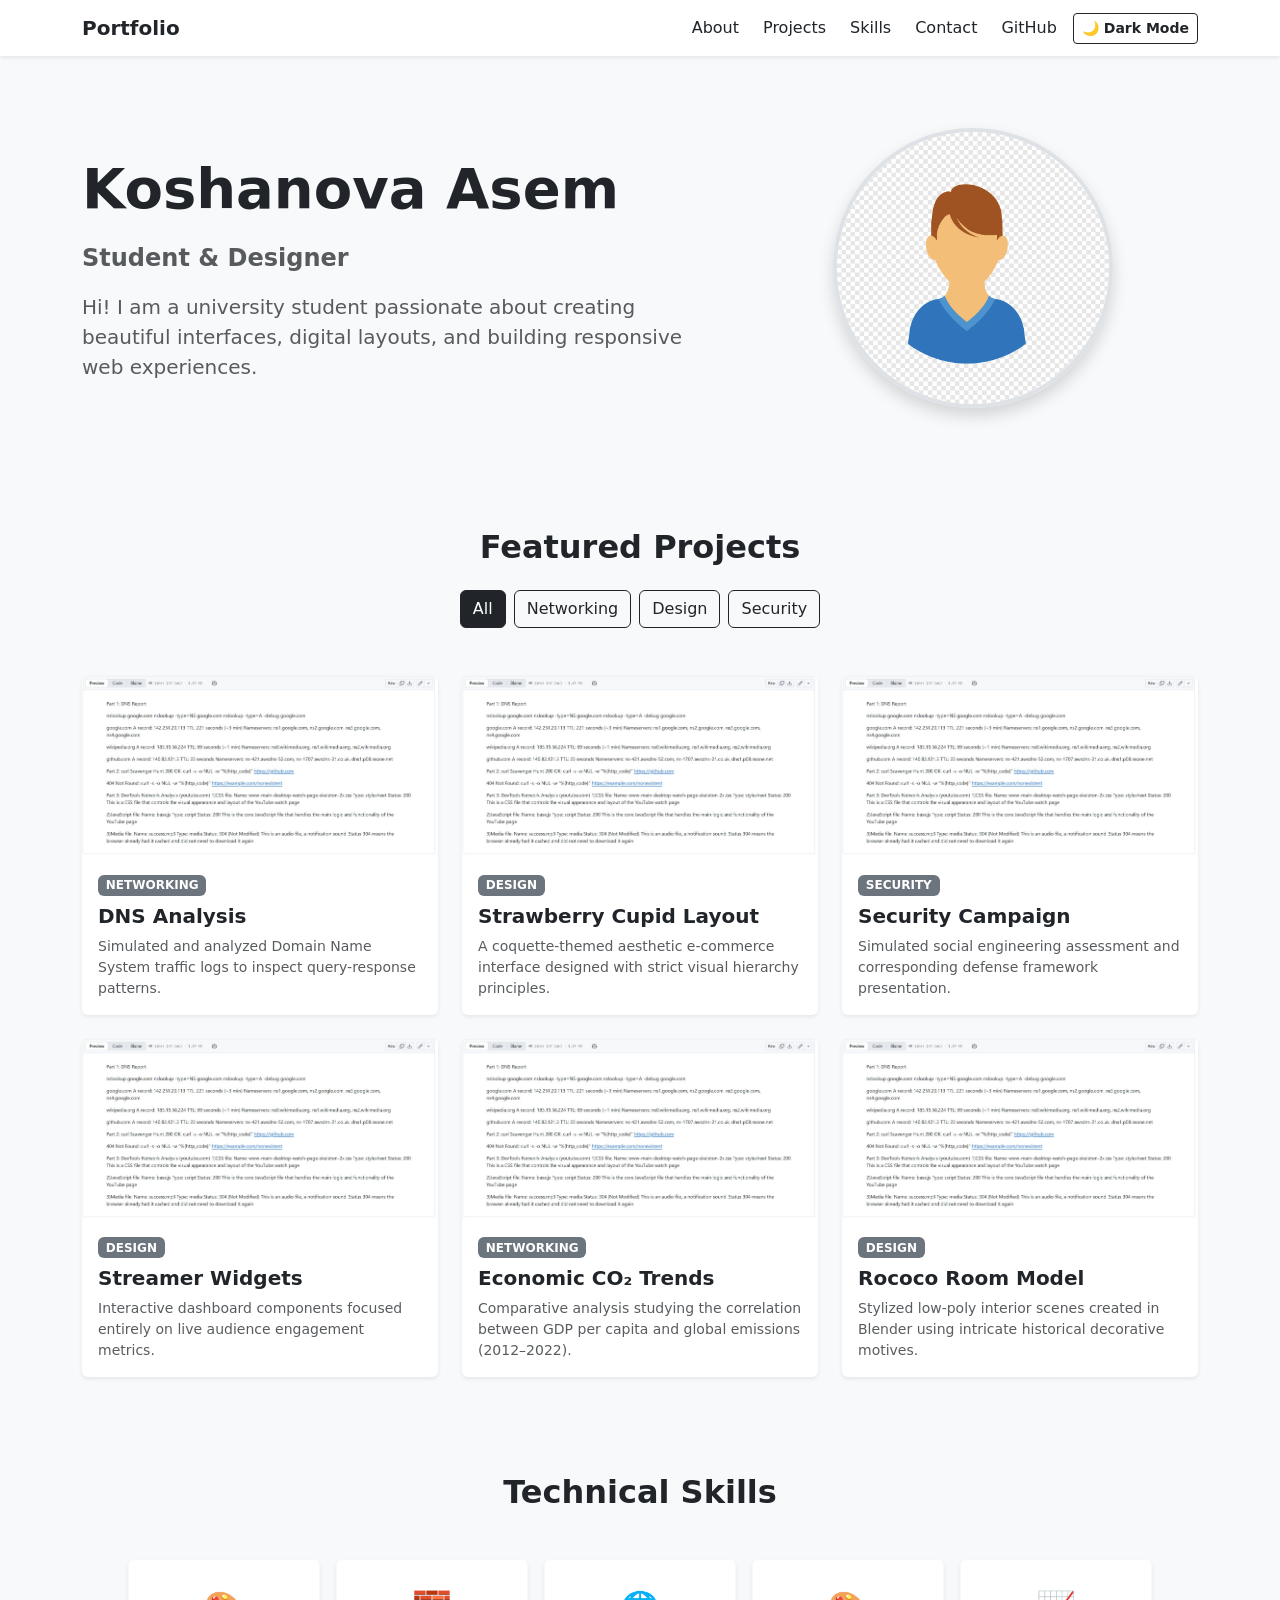
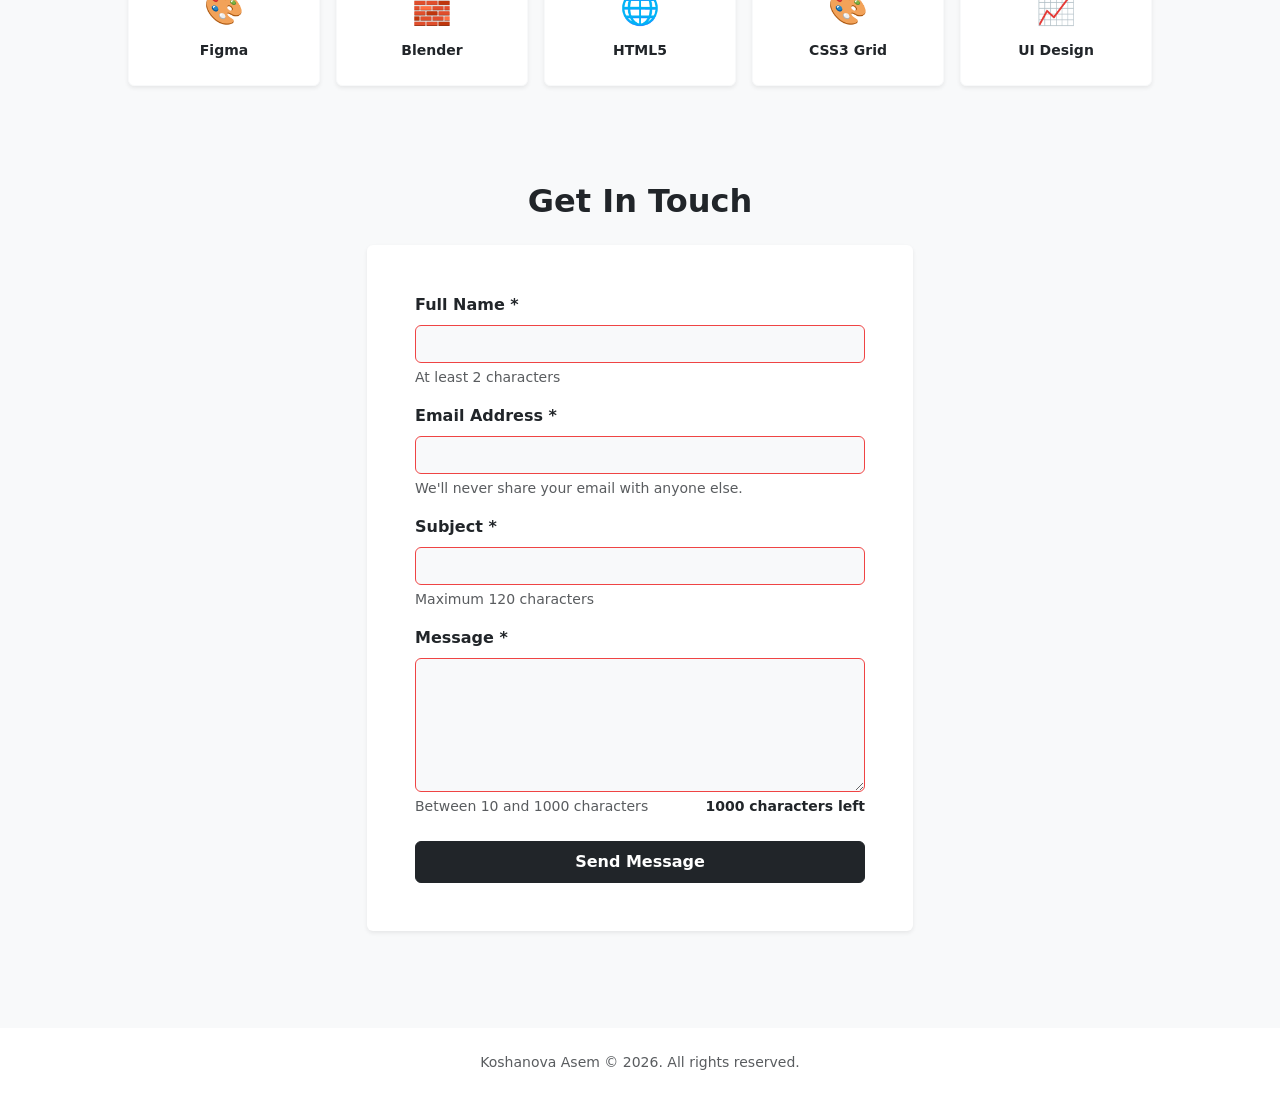
<file: Hw7/day2.html>
<!DOCTYPE html>
<html lang="en">
<head>
    <meta charset="UTF-8">
    <meta name="viewport" content="width=device-width, initial-scale=1.0">
    <title>Portfolio — Koshanova Asem</title>
    <link href="https://cdn.jsdelivr.net/npm/bootstrap@5.3.3/dist/css/bootstrap.min.css" rel="stylesheet">
    <link rel="stylesheet" href="style.css">
</head>
<body class="bg-light text-secondary">

    <header class="navbar navbar-expand-md navbar-light bg-white sticky-top shadow-sm">
        <div class="container">
            <a class="navbar-brand fw-bold text-dark" href="#">Portfolio</a>
            
            <div class="d-flex align-items-center order-md-last ms-2">
                <button id="theme-toggle" class="btn btn-outline-dark btn-sm fw-bold">🌙 Dark Mode</button>
            </div>

            <button class="navbar-toggler" type="button" data-bs-toggle="collapse" data-bs-target="#navbarNav">
                <span class="navbar-toggler-icon"></span>
            </button>
            
            <div class="collapse navbar-collapse" id="navbarNav">
                <ul class="navbar-nav ms-auto gap-2">
                    <li class="nav-item"><a class="nav-link fw-medium text-dark" href="#hero">About</a></li>
                    <li class="nav-item"><a class="nav-link fw-medium text-dark" href="#projects">Projects</a></li>
                    <li class="nav-item"><a class="nav-link fw-medium text-dark" href="#skills">Skills</a></li>
                    <li class="nav-item"><a class="nav-link fw-medium text-dark" href="#contact">Contact</a></li>
                    <li class="nav-item"><a class="nav-link fw-medium text-dark" href="https://github.com/asema-1216" target="_blank" rel="noopener">GitHub</a></li>
                </ul>
            </div>
        </div>
    </header>

    <main class="container">
        
        <section id="hero" class="py-5 my-md-4">
            <div class="row align-items-center flex-column-reverse flex-md-row text-center text-md-start g-4">
                <div class="col-12 col-md-7">
                    <h1 class="display-4 fw-bold text-dark lh-sm mb-3">Koshanova Asem</h1>
                    <p class="fs-4 fw-semibold text-muted mb-3">Student & Designer</p>
                    <p class="lead text-muted mb-0">Hi! I am a university student passionate about creating beautiful interfaces, digital layouts, and building responsive web experiences.</p>
                </div>
                <div class="col-12 col-md-5 text-center">
                    <img src="avatar.png" alt="My Profile photo" class="img-fluid rounded-circle border border-4 shadow" style="width: 280px; height: 280px; object-fit: cover;">
                </div>
            </div>
        </section>

        <section id="projects" class="py-5">
            <h2 class="text-center fw-bold text-dark mb-4">Featured Projects</h2>
            
            <div class="d-flex justify-content-center gap-2 mb-5">
                <button class="btn btn-dark filter-btn" data-filter="all">All</button>
                <button class="btn btn-outline-dark filter-btn" data-filter="networking">Networking</button>
                <button class="btn btn-outline-dark filter-btn" data-filter="design">Design</button>
                <button class="btn btn-outline-dark filter-btn" data-filter="security">Security</button>
            </div>

            <div class="row row-cols-1 row-cols-sm-2 row-cols-lg-3 g-4" id="projects-grid">
                
                <div class="col project-item" data-category="networking">
                    <div class="card h-100 border-0 shadow-sm">
                        <img src="Lab1.jpg" alt="DNS Analysis" class="card-img-top" style="height: 180px; object-fit: cover;">
                        <div class="card-body d-flex flex-column">
                            <div><span class="badge bg-secondary mb-2 text-uppercase">Networking</span></div>
                            <h5 class="card-title text-dark fw-bold">DNS Analysis</h5>
                            <p class="card-text text-muted small">Simulated and analyzed Domain Name System traffic logs to inspect query-response patterns.</p>
                        </div>
                    </div>
                </div>

                <div class="col project-item" data-category="design">
                    <div class="card h-100 border-0 shadow-sm">
                        <img src="Lab1.jpg" alt="Strawberry Cupid Palette" class="card-img-top" style="height: 180px; object-fit: cover;">
                        <div class="card-body d-flex flex-column">
                            <div><span class="badge bg-secondary mb-2 text-uppercase">Design</span></div>
                            <h5 class="card-title text-dark fw-bold">Strawberry Cupid Layout</h5>
                            <p class="card-text text-muted small">A coquette-themed aesthetic e-commerce interface designed with strict visual hierarchy principles.</p>
                        </div>
                    </div>
                </div>

                <div class="col project-item" data-category="security">
                    <div class="card h-100 border-0 shadow-sm">
                        <img src="Lab1.jpg" alt="Social Engineering Defense" class="card-img-top" style="height: 180px; object-fit: cover;">
                        <div class="card-body d-flex flex-column">
                            <div><span class="badge bg-secondary mb-2 text-uppercase">Security</span></div>
                            <h5 class="card-title text-dark fw-bold">Security Campaign</h5>
                            <p class="card-text text-muted small">Simulated social engineering assessment and corresponding defense framework presentation.</p>
                        </div>
                    </div>
                </div>

                <div class="col project-item" data-category="design">
                    <div class="card h-100 border-0 shadow-sm">
                        <img src="Lab1.jpg" alt="Interactive Stream Widget" class="card-img-top" style="height: 180px; object-fit: cover;">
                        <div class="card-body d-flex flex-column">
                            <div><span class="badge bg-secondary mb-2 text-uppercase">Design</span></div>
                            <h5 class="card-title text-dark fw-bold">Streamer Widgets</h5>
                            <p class="card-text text-muted small">Interactive dashboard components focused entirely on live audience engagement metrics.</p>
                        </div>
                    </div>
                </div>

                <div class="col project-item" data-category="networking">
                    <div class="card h-100 border-0 shadow-sm">
                        <img src="Lab1.jpg" alt="GDP and CO2 Analytics" class="card-img-top" style="height: 180px; object-fit: cover;">
                        <div class="card-body d-flex flex-column">
                            <div><span class="badge bg-secondary mb-2 text-uppercase">Networking</span></div>
                            <h5 class="card-title text-dark fw-bold">Economic CO₂ Trends</h5>
                            <p class="card-text text-muted small">Comparative analysis studying the correlation between GDP per capita and global emissions (2012–2022).</p>
                        </div>
                    </div>
                </div>

                <div class="col project-item" data-category="design">
                    <div class="card h-100 border-0 shadow-sm">
                        <img src="Lab1.jpg" alt="3D Prop Modeling" class="card-img-top" style="height: 180px; object-fit: cover;">
                        <div class="card-body d-flex flex-column">
                            <div><span class="badge bg-secondary mb-2 text-uppercase">Design</span></div>
                            <h5 class="card-title text-dark fw-bold">Rococo Room Model</h5>
                            <p class="card-text text-muted small">Stylized low-poly interior scenes created in Blender using intricate historical decorative motives.</p>
                        </div>
                    </div>
                </div>

            </div>
        </section>

        <section id="skills" class="py-5">
            <h2 class="text-center fw-bold text-dark mb-5">Technical Skills</h2>
            <div class="d-flex flex-wrap justify-content-center gap-3">
                <div class="d-flex flex-column align-items-center bg-white p-4 rounded shadow-sm border border-light text-center" style="min-width: 8rem; flex: 1 1 auto; max-width: 12rem;">
                    <div class="fs-2 mb-2">🎨</div>
                    <span class="fw-semibold text-dark small">Figma</span>
                </div>
                <div class="d-flex flex-column align-items-center bg-white p-4 rounded shadow-sm border border-light text-center" style="min-width: 8rem; flex: 1 1 auto; max-width: 12rem;">
                    <div class="fs-2 mb-2">🧱</div>
                    <span class="fw-semibold text-dark small">Blender</span>
                </div>
                <div class="d-flex flex-column align-items-center bg-white p-4 rounded shadow-sm border border-light text-center" style="min-width: 8rem; flex: 1 1 auto; max-width: 12rem;">
                    <div class="fs-2 mb-2">🌐</div>
                    <span class="fw-semibold text-dark small">HTML5</span>
                </div>
                <div class="d-flex flex-column align-items-center bg-white p-4 rounded shadow-sm border border-light text-center" style="min-width: 8rem; flex: 1 1 auto; max-width: 12rem;">
                    <div class="fs-2 mb-2">🎨</div>
                    <span class="fw-semibold text-dark small">CSS3 Grid</span>
                </div>
                <div class="d-flex flex-column align-items-center bg-white p-4 rounded shadow-sm border border-light text-center" style="min-width: 8rem; flex: 1 1 auto; max-width: 12rem;">
                    <div class="fs-2 mb-2">📈</div>
                    <span class="fw-semibold text-dark small">UI Design</span>
                </div>
            </div>
        </section>

        <section id="contact" class="py-5">
            <div class="row justify-content-center">
                <div class="col-12 col-md-8 col-lg-6" style="max-width: 40rem;">
                    <h2 class="text-center fw-bold text-dark mb-4">Get In Touch</h2>
                    <div class="bg-white p-4 p-md-5 rounded shadow-sm">
                        
                        <form id="contact-form" method="POST" action="#" enctype="application/x-www-form-urlencoded" novalidate>
                            
                            <div class="mb-3">
                                <label for="name" class="form-label fw-semibold text-dark">Full Name <span aria-hidden="true">*</span></label>
                                <input id="name" name="name" type="text" class="form-control bg-light" required minlength="2" aria-required="true" aria-invalid="false" aria-describedby="name-hint name-error">
                                <div id="name-hint" class="form-text">At least 2 characters</div>
                                <span id="name-error" class="error-message" role="alert" hidden>Name is required and must be at least 2 characters.</span>
                            </div>

                            <div class="mb-3">
                                <label for="email" class="form-label fw-semibold text-dark">Email Address <span aria-hidden="true">*</span></label>
                                <input id="email" name="email" type="email" class="form-control bg-light" required aria-required="true" aria-invalid="false" aria-describedby="email-hint email-error">
                                <div id="email-hint" class="form-text">We'll never share your email with anyone else.</div>
                                <span id="email-error" class="error-message" role="alert" hidden>Please enter a valid email address.</span>
                            </div>

                            <div class="mb-3">
                                <label for="subject" class="form-label fw-semibold text-dark">Subject <span aria-hidden="true">*</span></label>
                                <input id="subject" name="subject" type="text" class="form-control bg-light" required maxlength="120" aria-required="true" aria-invalid="false" aria-describedby="subject-hint subject-error">
                                <div id="subject-hint" class="form-text">Maximum 120 characters</div>
                                <span id="subject-error" class="error-message" role="alert" hidden>Subject is required (max 120 characters).</span>
                            </div>

                            <div class="mb-4">
                                <label for="message" class="form-label fw-semibold text-dark">Message <span aria-hidden="true">*</span></label>
                                <textarea id="message" name="message" class="form-control bg-light" rows="5" required minlength="10" maxlength="1000" aria-required="true" aria-invalid="false" aria-describedby="message-hint message-error"></textarea>
                                <div class="d-flex justify-content-between mt-1">
                                    <div id="message-hint" class="form-text m-0">Between 10 and 1000 characters</div>
                                    <div id="char-counter" class="form-text m-0 fw-bold text-dark">1000 characters left</div>
                                </div>
                                <span id="message-error" class="error-message" role="alert" hidden>Your message must be between 10 and 1000 characters.</span>
                            </div>

                            <button type="submit" id="submit-btn" class="btn btn-dark w-100 fw-bold py-2">
                                <span id="btn-spinner" class="spinner-border spinner-border-sm me-2" role="status" aria-hidden="true" hidden></span>
                                <span id="btn-text">Send Message</span>
                            </button>
                        </form>

                    </div>
                </div>
            </div>
        </section>
        
    </main>

    <footer class="py-4 mt-5 border-top border-light text-center bg-white text-muted small">
        <p class="mb-0">Koshanova Asem &copy; 2026. All rights reserved.</p>
    </footer >

    <script src="https://cdn.jsdelivr.net/npm/bootstrap@5.3.3/dist/js/bootstrap.bundle.min.js"></script>
    <script src="script.js" defer></script>
</body>
</html>
</file>
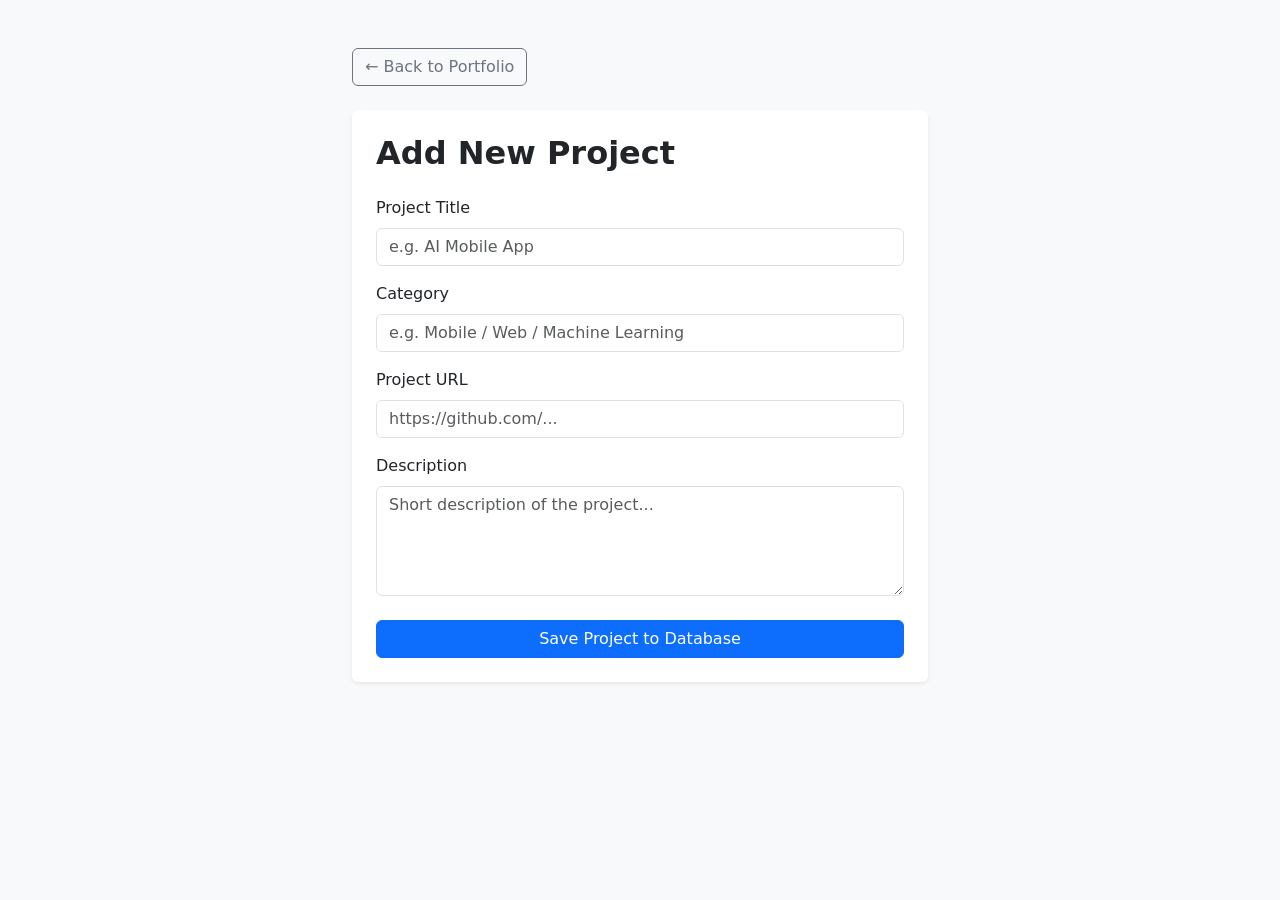
<file: portfolio2Lab12/templates/new_project.html>
<!DOCTYPE html>
<html lang="en">
<head>
    <meta charset="UTF-8">
    <title>Add New Project</title>
    <link href="https://cdn.jsdelivr.net/npm/bootstrap@5.3.3/dist/css/bootstrap.min.css" rel="stylesheet">
</head>
<body class="bg-light py-5">
    <div class="container" style="max-width: 600px;">
        <a href="/" class="btn btn-outline-secondary mb-4">&larr; Back to Portfolio</a>
        
        <div class="card shadow-sm border-0 p-4">
            <h2 class="fw-bold mb-4">Add New Project</h2>
            
            <form action="/projects/new" method="POST">
                <div class="mb-3">
                    <label class="form-label font-weight-bold">Project Title</label>
                    <input type="text" name="title" class="form-control" required placeholder="e.g. AI Mobile App">
                </div>
                
                <div class="mb-3">
                    <label class="form-label font-weight-bold">Category</label>
                    <input type="text" name="category" class="form-control" placeholder="e.g. Mobile / Web / Machine Learning">
                </div>
                
                <div class="mb-3">
                    <label class="form-label font-weight-bold">Project URL</label>
                    <input type="text" name="url" class="form-control" placeholder="https://github.com/...">
                </div>
                
                <div class="mb-3">
                    <label class="form-label font-weight-bold">Description</label>
                    <textarea name="description" class="form-control" rows="4" required placeholder="Short description of the project..."></textarea>
                </div>
                
                <button type="submit" class="btn btn-primary w-100 mt-2">Save Project to Database</button>
            </form>
        </div>
    </div>
</body>
</html>
</file>
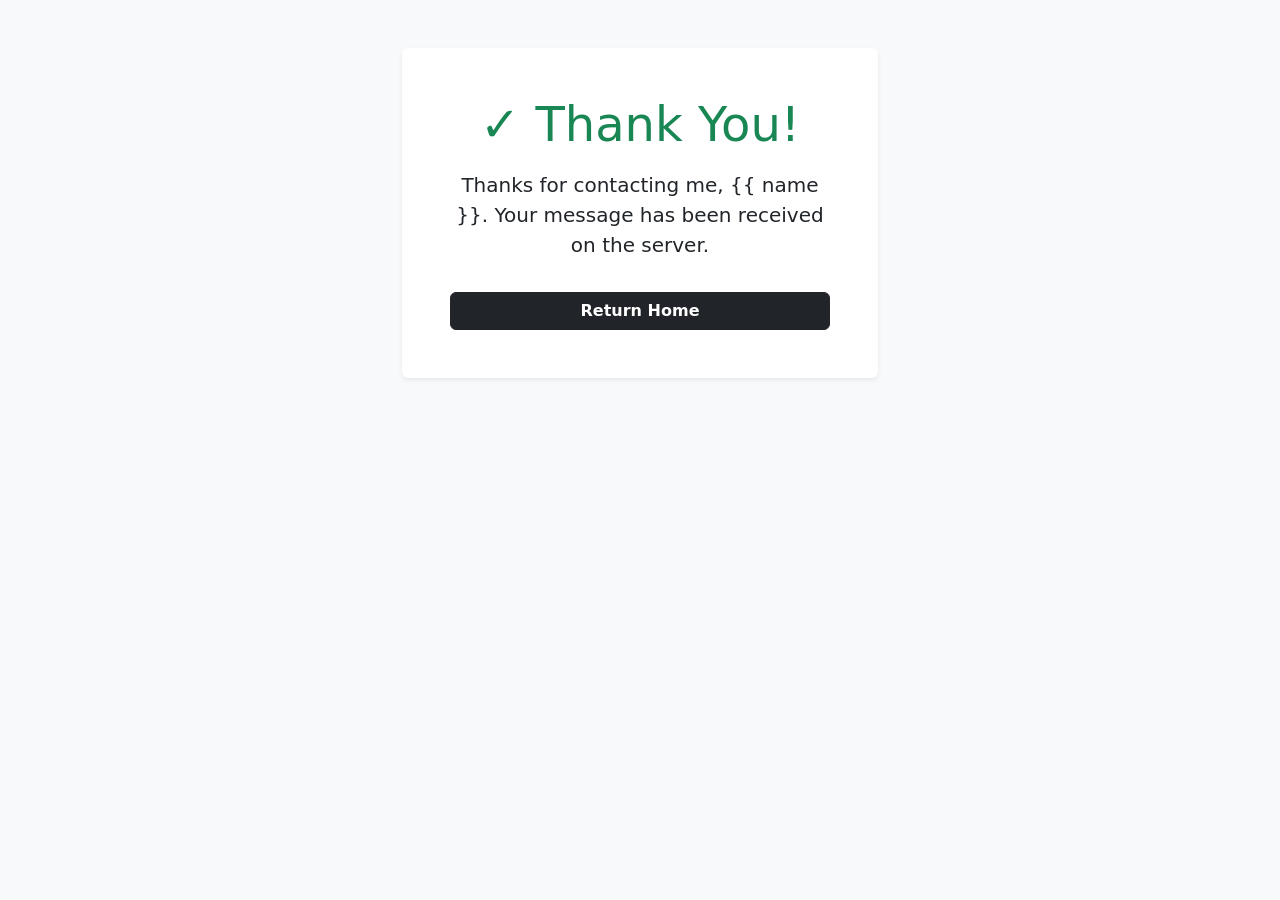
<file: portfolio2Lab12/templates/thanks.html>
<!DOCTYPE html>
<html lang="en">
<head>
    <meta charset="UTF-8">
    <title>Thank You!</title>
    <link href="https://cdn.jsdelivr.net/npm/bootstrap@5.3.3/dist/css/bootstrap.min.css" rel="stylesheet">
</head>
<body class="bg-light py-5 text-center">
    <div class="container" style="max-width: 500px;">
        <div class="card shadow-sm border-0 p-5">
            <h1 class="display-5 text-success mb-3">✓ Thank You!</h1>
            <p class="lead">Thanks for contacting me, <strong>{{ name }}</strong>. Your message has been received on the server.</p>
            <a href="/" class="btn btn-dark mt-3 fw-bold">Return Home</a>
        </div>
    </div>
</body>
</html>
</file>
<file: Hw10/style.css>
html {
    scroll-behavior: smooth;
}

.form-control:not(:focus):invalid {
    border-color: #EF4444 !important;
}

.form-control:valid {
    border-color: #198754 !important;
}

.error-message {
    color: #EF4444;
    font-size: 0.85rem;
    margin-top: 0.25rem;
    display: block;
}

body.dark-theme {
    background-color: #121212 !important;
    color: #e0e0e0 !important;
}

body.dark-theme .navbar,
body.dark-theme .card,
body.dark-theme .bg-white {
    background-color: #1e1e1e !important;
    border-color: #333333 !important;
}

body.dark-theme h1,
body.dark-theme h2,
body.dark-theme h5,
body.dark-theme .text-dark,
body.dark-theme .navbar-brand,
body.dark-theme .nav-link {
    color: #ffffff !important;
}

body.dark-theme .text-muted,
body.dark-theme .form-text,
body.dark-theme #char-counter {
    color: #aaaaaa !important;
}

body.dark-theme .form-control {
    background-color: #2d2d2d !important;
    color: #ffffff !important;
    border-color: #444444 !important;
}

body.dark-theme .btn-outline-dark {
    color: #ffffff !important;
    border-color: #ffffff !important;
}

body.dark-theme .btn-dark {
    background-color: #ffffff !important;
    color: #121212 !important;
}

body.dark-theme .btn-outline-danger {
    color: #ff8a8a !important;
    border-color: #ff8a8a !important;
}

#last-updated {
    font-size: 0.8rem;
    opacity: 0.75;
}

.comment-item {
    background-color: #f8f9fa;
    border-radius: 0.5rem;
    padding: 0.75rem 1rem;
    margin-bottom: 0.75rem;
    word-wrap: break-word;
}

.comment-item .comment-time {
    font-size: 0.75rem;
    color: #888888;
    display: block;
    margin-top: 0.25rem;
}

body.dark-theme #greeting {
    background-color: #1e1e1e !important;
    color: #ffffff !important;
    border-color: #333333 !important;
}

body.dark-theme .comment-item {
    background-color: #2d2d2d;
    color: #e0e0e0;
}
</file>
<file: Hw3/style.css>
:root {
    --primary-color: #b5838d;      
    --accent-color: #6d597a;      
    --bg-color: #faf7f7;          
    --card-bg: #ffffff;            
    --text-color: #3d3434;        
    --font-stack: 'Segoe UI', Tahoma, Geneva, Verdana, sans-serif;
}

* {
    box-sizing: border-box;       
    margin: 0;
    padding: 0;
}

body {
    font-family: var(--font-stack);
    background-color: var(--bg-color);
    color: var(--text-color);
    line-height: 1.6;
    font-size: 1rem;              
    padding: 2rem 1rem;
    max-width: 1000px;
    margin: 0 auto;
}

header {
    text-align: center;
    margin-bottom: 2rem;
}

header h1 {
    font-size: 2.5rem;
    color: var(--primary-color);
}

header h2 {
    font-size: 1.8rem;
    font-weight: 400;
    color: var(--accent-color);
}

.subtitle {
    font-size: 1.1rem;
    color: #887a7a;
    font-style: italic;
}

nav {
    display: flex;
    flex-direction: row;
    justify-content: space-around; 
    align-items: center;
    flex-wrap: wrap;              
    background-color: var(--primary-color);
    padding: 0.8rem;
    border-radius: 8px;
    margin-bottom: 2.5rem;
    box-shadow: 0 4px 6px rgba(0, 0, 0, 0.05);
}

nav a {
    color: #ffffff;
    text-decoration: none;
    font-size: 1rem;
    font-weight: 500;
    padding: 0.5rem 1rem;
    transition: all 0.3s ease;
}

nav a:hover {
    background-color: rgba(255, 255, 255, 0.2);
    border-radius: 4px;
}

main h2 {
    font-size: 1.6rem;
    color: var(--accent-color);
    margin-bottom: 1.2rem;
    border-bottom: 2px solid var(--primary-color);
    padding-bottom: 0.3rem;
}

section {
    margin-bottom: 3rem;
}


.about-content {
    display: flex;
    align-items: center;
    gap: 1.5rem;
}

.profile-img {
    border-radius: 50%;
    width: 120px;
    height: 120px;
    object-fit: cover;
    border: 3px solid var(--primary-color);
}

.cards-grid {
    display: flex;
    flex-wrap: wrap;              
    gap: 1.5rem;                  
}

.card {
    background-color: var(--card-bg);
    padding: 1.5rem;               
    border-radius: 12px;          
    box-shadow: 0 4px 12px rgba(181, 131, 141, 0.15); 
    flex-basis: calc(33.333% - 1rem); 
    min-width: 250px;             
    transition: transform 0.2s ease;
}

.card:hover {
    transform: translateY(-3px);
}

.card h3 {
    color: var(--primary-color);
    font-size: 1.25rem;
    margin-bottom: 0.5rem;
}


.project-box {
    background-color: var(--card-bg);
    padding: 1.5rem;
    border-radius: 12px;
    box-shadow: 0 4px 12px rgba(0, 0, 0, 0.05);
}

.project-img {
    width: 100%;
    max-width: 300px;
    border-radius: 6px;
    margin-top: 1rem;
    display: block;
}


.contact-link {
    color: var(--primary-color);
    text-decoration: none;
    font-weight: bold;
}

.contact-link:hover {
    text-decoration: underline;
}


.table-container {
    overflow-x: auto;             
}

table {
    border-collapse: collapse;
    width: 100%;
    background-color: var(--card-bg);
    border-radius: 8px;
    overflow: hidden;
    box-shadow: 0 4px 12px rgba(0, 0, 0, 0.04);
}

caption {
    font-weight: bold;
    margin-bottom: 0.5rem;
    color: var(--accent-color);
}

th, td {
    padding: 0.75rem 1rem;
    text-align: left;
    font-size: 0.95rem;
}

th {
    background-color: var(--primary-color);
    color: white;
    font-weight: 600;
}

tbody tr {
    border-bottom: 1px solid #eee;
}

tbody tr:nth-child(even) {
    background-color: #fcf9f9;
}

footer {
    text-align: center;
    margin-top: 4rem;
    padding-top: 1rem;
    border-top: 1px solid #e0e0e0;
    color: #aaa;
    font-size: 0.85rem;
}
</file>
<file: Hw4/style.css>
*, *::before, *::after {
    box-sizing: border-box;
    margin: 0;
    padding: 0;
}

html {
    font-size: 16px;
    scroll-behavior: smooth;
}

body {
    font-family: system-ui, -apple-system, sans-serif;
    line-height: 1.6;
    color: #3d3434;
    background-color: #faf7f7;
    padding: 0;
}

img {
    max-width: 100%;
    height: auto;
    display: block;
}

main {
    max-width: 1200px;
    margin: 0 auto;
    padding: 0 1.5rem;
}

h2 {
    font-size: 1.75rem;
    color: #6d597a;
    margin-bottom: 2rem;
    text-align: center;
    position: relative;
}

section {
    padding: 4rem 0;
}

.site-header {
    position: sticky;
    top: 0;
    display: flex;
    flex-direction: column;
    gap: 0.5rem;
    align-items: center;
    padding: 1rem;
    background-color: #ffffff; 
    box-shadow: 0 2px 10px rgba(0, 0, 0, 0.05);
    z-index: 100;
}

.logo {
    font-weight: 700;
    font-size: 1.25rem;
    color: #b5838d; 
}

.nav-links {
    display: flex;
    flex-wrap: wrap;
    justify-content: center;
    gap: 1rem;             
    list-style: none;
}

.nav-links a {
    text-decoration: none;
    color: #3d3434;
    font-weight: 500;
    font-size: 0.9rem;     
    padding: 0.25rem 0.5rem;
    transition: color 0.2s ease;
}

.nav-links a:hover {
    color: #b5838d;
}

@media (min-width: 768px) {
    .site-header {
        flex-direction: row; 
        justify-content: space-between;
        padding: 1rem 2rem;
    }

    .nav-links {
        gap: 2rem;         
    }

    .nav-links a {
        font-size: 1rem;   
    }
}

.hero {
    padding: 3rem 1.5rem;
    text-align: center;
}

.hero__title {
    font-size: clamp(1.75rem, 5vw, 3rem);
    color: #6d597a;
    margin-bottom: 1rem;
    line-height: 1.2;
}

.hero__subtitle {
    font-size: 1.25rem;
    color: #b5838d;
    margin-bottom: 1.5rem;
    font-weight: 500;
}

.hero__text {
    font-size: 1.05rem;
    max-width: 600px;
    margin: 0 auto 2rem auto;
    color: #665a5a;
}

.hero__photo {
    width: 160px;
    height: 160px;
    border-radius: 50%;
    object-fit: cover;
    margin: 0 auto 2rem auto;
    border: 4px solid #b5838d;
    box-shadow: 0 8px 20px rgba(181, 131, 141, 0.2);
}

@media (min-width: 768px) {
    .hero {
        display: grid;
        grid-template-columns: 1fr 1fr;
        align-items: center;
        text-align: left;
        gap: 3rem;
        padding: 6rem 0;
    }
    
    .hero__text {
        margin: 0 0 2rem 0;
    }

    .hero__photo {
        margin: 0 auto;
        width: 280px;
        height: 280px;
    }
    
    .hero__content {
        order: 1;
    }
    .hero__photo {
        order: 2;
    }
}

.projects {
    padding: 4rem 1.5rem;
}

.projects__grid {
    display: grid;
    grid-template-columns: 1fr;
    gap: 1.5rem;
}

.project-card {
    background-color: #ffffff;
    border-radius: 12px;
    overflow: hidden;
    box-shadow: 0 4px 15px rgba(0, 0, 0, 0.03);
    transition: transform 0.3s ease, box-shadow 0.3s ease;
    display: flex;
    flex-direction: column;
}

.project-card:hover {
    transform: translateY(-5px);
    box-shadow: 0 10px 25px rgba(181, 131, 141, 0.15);
}

.project-card__img {
    width: 100%;
    height: 180px;
    object-fit: cover;
}

.project-card__content {
    padding: 1.5rem;
    display: flex;
    flex-direction: column;
    flex-grow: 1;
}

.tag {
    display: inline-block;
    align-self: flex-start;
    background-color: #faf0f1;
    color: #b5838d;
    font-size: 0.75rem;
    font-weight: 600;
    padding: 0.25rem 0.75rem;
    border-radius: 20px;
    margin-bottom: 0.75rem;
    text-transform: uppercase;
}

.project-card h3 {
    font-size: 1.2rem;
    color: #3d3434;
    margin-bottom: 0.5rem;
}

.project-card p {
    font-size: 0.9rem;
    color: #706464;
}

@media (min-width: 600px) {
    .projects__grid {
        grid-template-columns: repeat(2, 1fr);
    }
}

@media (min-width: 1024px) {
    .projects__grid {
        grid-template-columns: repeat(3, 1fr);
    }
}

.skills__grid {
    display: grid;
    grid-template-columns: repeat(auto-fill, minmax(8rem, 1fr));
    gap: 1rem;
    padding: 2rem 1.5rem;
}

.skill-item {
    display: flex;
    flex-direction: column;
    align-items: center;
    gap: 0.5rem;
    padding: 1.25rem 1rem;
    border-radius: 0.75rem;
    background: #ffffff;
    box-shadow: 0 2px 8px rgba(0,0,0,0.02);
    border: 1px solid #f0eaea;
    text-align: center;
    transition: background-color 0.2s ease;
}

.skill-item:hover {
    background-color: #faf0f1;
}

.skill-icon {
    font-size: 1.75rem;
}

.skill-name {
    font-size: 0.875rem;
    font-weight: 500;
}

.contact-form {
    max-width: 400px;
    margin: 0 auto;
    background-color: #ffffff;
    padding: 2rem;
    border-radius: 12px;
    box-shadow: 0 4px 15px rgba(0, 0, 0, 0.03);
}

.form-group {
    margin-bottom: 1.25rem;
}

.form-group label {
    display: block;
    font-size: 0.9rem;
    font-weight: 500;
    margin-bottom: 0.5rem;
    color: #6d597a;
}

.form-group input,
.form-group textarea {
    width: 100%;
    padding: 0.75rem 1rem;
    border: 1px solid #e0d7d8;
    border-radius: 6px;
    font-family: inherit;
    font-size: 0.95rem;
    color: #3d3434;
    background-color: #faf7f7;
    transition: border-color 0.2s ease, outline 0.2s ease;
}

.form-group input:focus,
.form-group textarea:focus {
    outline: none;
    border-color: #b5838d;
    background-color: #ffffff;
}

.submit-btn {
    width: 100%;
    background-color: #b5838d;
    color: #ffffff;
    border: none;
    padding: 0.85rem;
    font-size: 1rem;
    font-weight: 600;
    border-radius: 6px;
    cursor: pointer;
    transition: background-color 0.2s ease;
}

.submit-btn:hover {
    background-color: #6d597a;
}

.site-footer {
    text-align: center;
    padding: 2rem 0;
    margin-top: 4rem;
    border-top: 1px solid #e8e2e3;
    color: #a39596;
    font-size: 0.9rem;
}

@media (prefers-color-scheme: dark) {
    :root {
        --bg-color: #0f0f1a;
        --card-bg: #1a1a2e;
        --text-color: #f1f5f9;
        --accent-color: #e2afff;
        --primary-color: #ffb5a7;
    }

    body {
        background-color: var(--bg-color);
        color: var(--text-color);
    }

    h2 {
        color: var(--accent-color);
    }

    .site-header {
        background-color: #1a1a2e;
    }

    .logo {
        color: var(--primary-color);
    }

    .nav-links a {
        color: #f1f5f9;
    }

    .nav-links a:hover {
        color: var(--primary-color);
    }

    .hero__title {
        color: var(--accent-color);
    }

    .hero__subtitle {
        color: var(--primary-color);
    }

    .hero__text {
        color: #cbd5e1;
    }

    .project-card {
        background-color: var(--card-bg);
    }

    .project-card h3 {
        color: #f1f5f9;
    }

    .project-card p {
        color: #94a3b8;
    }

    .tag {
        background-color: #2e243a;
        color: var(--primary-color);
    }

    .skill-item {
        background: #1a1a2e;
        border-color: #2a2a4a;
    }

    .skill-item:hover {
        background-color: #24243e;
    }

    .contact-form {
        background-color: var(--card-bg);
    }

    .form-group label {
        color: var(--accent-color);
    }

    .form-group input,
    .form-group textarea {
        background-color: #0f0f1a;
        border-color: #2a2a4a;
        color: #f1f5f9;
    }

    .form-group input:focus,
    .form-group textarea:focus {
        background-color: #1a1a2e;
        border-color: var(--primary-color);
    }

    .submit-btn {
        background-color: var(--primary-color);
        color: #0f0f1a;
    }

    .submit-btn:hover {
        background-color: var(--accent-color);
    }
}
</file>
<file: Hw6/style.css>
html {
    scroll-behavior: smooth;
}

.form-control:not(:focus):invalid {
    border-color: #EF4444 !important;
}

.form-control:valid {
    border-color: #198754 !important;
}

.error-message {
    color: #EF4444;
    font-size: 0.85rem;
    margin-top: 0.25rem;
    display: block;
}
</file>
<file: Hw7/style.css>
html {
    scroll-behavior: smooth;
}

.form-control:not(:focus):invalid {
    border-color: #EF4444 !important;
}

.form-control:valid {
    border-color: #198754 !important;
}

.error-message {
    color: #EF4444;
    font-size: 0.85rem;
    margin-top: 0.25rem;
    display: block;
}

body.dark-theme {
    background-color: #121212 !important;
    color: #e0e0e0 !important;
}

body.dark-theme .navbar,
body.dark-theme .card,
body.dark-theme .bg-white {
    background-color: #1e1e1e !important;
    border-color: #333333 !important;
}

body.dark-theme h1,
body.dark-theme h2,
body.dark-theme h5,
body.dark-theme .text-dark,
body.dark-theme .navbar-brand,
body.dark-theme .nav-link {
    color: #ffffff !important;
}

body.dark-theme .text-muted,
body.dark-theme .form-text,
body.dark-theme #char-counter {
    color: #aaaaaa !important;
}

body.dark-theme .form-control {
    background-color: #2d2d2d !important;
    color: #ffffff !important;
    border-color: #444444 !important;
}

body.dark-theme .btn-outline-dark {
    color: #ffffff !important;
    border-color: #ffffff !important;
}

body.dark-theme .btn-dark {
    background-color: #ffffff !important;
    color: #121212 !important;
}
</file>
